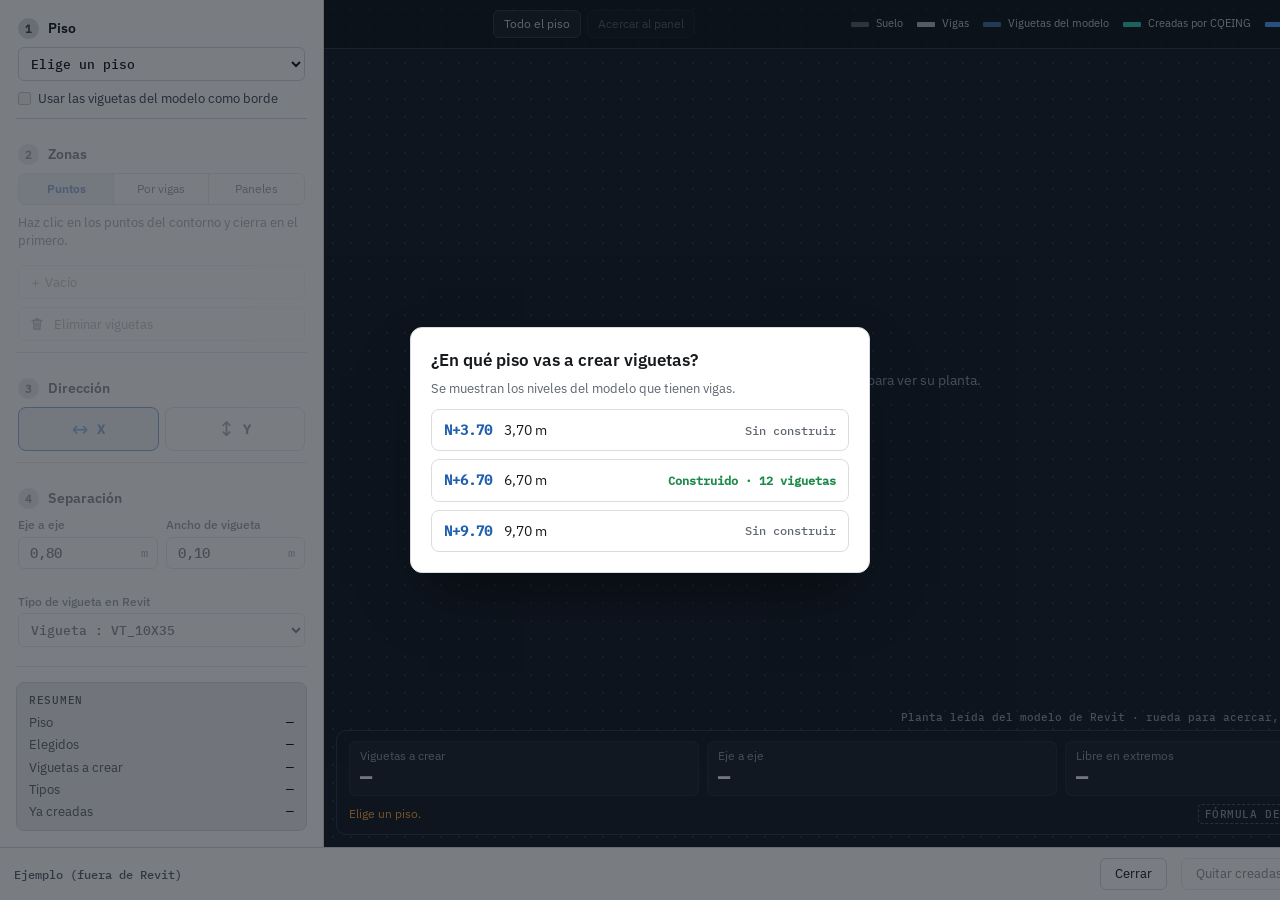
<file: addins/crear-viguetas/web/index.html>
<!doctype html>
<html lang="es">
<head>
<meta charset="utf-8">
<title>Crear viguetas</title>
<link rel="stylesheet" href="fonts/fonts.css">
<!-- «Crear viguetas» (#947): la opción C de la maqueta aprobada (#945, #946), con la planta completa del piso. -->
<style>
:root{
  --sans:'IBM Plex Sans','Segoe UI',system-ui,sans-serif; --mono:'IBM Plex Mono',Consolas,monospace;
  --w-bg:#EEF0F2; --w-sf:#FFFFFF; --w-line:#D9DDE2; --w-ink:#16191D; --w-ink2:#3F4A57; --w-ink3:#5E6670; --w-acc:#1F5FAF; --w-acc-soft:#E6EEF8;
  --cv-bg:#121A24; --cv-dot:#223044; --cv-panel:#18222F; --cv-ink:#C3CDD8; --cv-ink2:#8C99A8; --cv-glass:rgba(18,26,36,.9); --cv-line:#2B394B;
  --viga:#AEB7C1; --col:#E4E8EC; --vigueta:#4D9BFF; --vigueta-ink:#A9CEFF; --existente:#3F6E9E; --creada:#2EC4B6; --rojo:#FF5B4F; --warn:#FFA53D; --ok:#3DD68C;
}
*{box-sizing:border-box}
html,body{margin:0;overflow:hidden}
*{overscroll-behavior:none}
body{width:1440px;height:900px;background:var(--w-bg);color:var(--w-ink);font:14px/1.45 var(--sans)}
button,select,input{font:inherit}
button:focus-visible,select:focus-visible,input:focus-visible{outline:2px solid var(--w-acc);outline-offset:1px}
button:disabled{cursor:not-allowed}

.app{display:grid;grid-template-columns:324px 1fr;grid-template-rows:1fr auto;height:900px}

/* barra lateral */
.side{background:var(--w-sf);border-right:1px solid var(--w-line);padding:16px;display:flex;flex-direction:column;justify-content:space-between;gap:6px;overflow:auto}
.sec{display:flex;flex-direction:column;gap:8px;padding:10px 2px 11px;border-bottom:1px solid var(--w-line)}
.sec:first-child{padding-top:2px}
.sec.off{opacity:.45;pointer-events:none}
.sh{display:flex;align-items:center;gap:9px;font-size:13.5px;font-weight:600}
.n{width:21px;height:21px;border-radius:50%;display:inline-grid;place-items:center;font:600 11px var(--mono);background:#DDE1E6;color:var(--w-ink2);flex:none}
.n.done{background:#E3F4EA;color:#1E8A4A;box-shadow:inset 0 0 0 1.5px #8FD0AA}
.n svg{width:11px;height:11px}
select.sel{height:34px;border:1px solid var(--w-line);border-radius:6px;background:var(--w-sf);color:var(--w-ink);padding:0 8px;width:100%;font:500 13px var(--mono)}
.chk{display:flex;align-items:center;gap:7px;font-size:12.5px;color:var(--w-ink2);cursor:pointer}
.chk input{accent-color:var(--w-acc);margin:0}
.info{font-size:12.5px;color:var(--w-ink3)}
.info b{color:var(--w-ink);font-family:var(--mono);font-weight:600}
.ib{display:flex;align-items:center;gap:9px;width:100%;height:34px;padding:0 10px;border-radius:6px;border:1px solid var(--w-line);background:var(--w-sf);color:var(--w-ink);cursor:pointer;font-size:12.5px;text-align:left}
.ib svg{width:16px;height:16px;flex:none}
.ib:hover:not(:disabled){border-color:#AEB6BF;background:#F7F9FB}
.ib.on{background:#FFE9E7;border-color:#E2564B;color:#A3261C;font-weight:600}
.ib:disabled{opacity:.45}
.ib .k{margin-left:auto;font:500 11px var(--mono)}
.modos{display:grid;grid-template-columns:1fr 1fr 1fr;border:1px solid var(--w-line);border-radius:7px;overflow:hidden}
.zonas{list-style:none;margin:0;padding:0;display:flex;flex-direction:column;gap:3px;font-size:12.5px;color:var(--w-ink3)}
.zonas li{display:flex;align-items:center;justify-content:space-between;gap:8px;padding:3px 4px 3px 8px;border-radius:5px;background:var(--w-bg)}
.zonas b{color:var(--w-ink);font-family:var(--mono);font-weight:600}
.zonas .sub{padding-left:12px}
.zonas .x{width:22px;height:22px;border:0;border-radius:4px;background:transparent;color:var(--w-ink3);cursor:pointer;font-size:15px;line-height:1}
.zonas .x:hover{background:#FFE9E7;color:#A3261C}
.ib.vac{background:#FFF3E3;border-color:#E58A1F;color:#8A4B06;font-weight:600}
.modos button{height:30px;white-space:nowrap;font-size:11.5px!important;border:0;border-right:1px solid var(--w-line);background:var(--w-sf);color:var(--w-ink2);cursor:pointer;font-size:12px;padding:0 4px}
.modos button:last-child{border-right:0}
.modos button[aria-pressed="true"]{background:var(--w-acc-soft);color:var(--w-acc);font-weight:600}
.modos.dos{grid-template-columns:1.2fr 1fr}
.info.tip{font-size:11.5px}
.info.tip b{font-family:var(--sans);font-weight:600;color:var(--w-ink2)}
.dirs{display:grid;grid-template-columns:1fr 1fr;gap:6px}
.dirbtn{display:flex;align-items:center;justify-content:center;gap:8px;height:44px;border:1.5px solid var(--w-line);border-radius:8px;background:var(--w-sf);color:var(--w-ink2);cursor:pointer}
.dirbtn .arr{font-size:20px;line-height:1;color:var(--w-ink3)}
.dirbtn b{font:600 13px var(--mono)}
.dirbtn[aria-pressed="true"]{border-color:var(--w-acc);background:var(--w-acc-soft);color:var(--w-acc)}
.dirbtn[aria-pressed="true"] .arr{color:#2B7BE4}
.campos{display:grid;grid-template-columns:1fr 1fr;gap:8px}
.fld{display:flex;flex-direction:column;gap:3px}
.fl{font-size:11.5px;color:var(--w-ink2);font-weight:500}
.inp{display:flex;align-items:center;height:32px;border:1px solid var(--w-line);border-radius:6px;background:var(--w-sf);padding:0 9px;gap:5px}
.inp:focus-within{border-color:var(--w-acc);box-shadow:0 0 0 3px var(--w-acc-soft)}
.inp input{border:0;outline:0;width:100%;min-width:0;background:transparent;color:var(--w-ink);font:500 14px var(--mono)}
.inp em{font:normal 12px var(--mono);color:var(--w-ink3)}
.fld.bad .inp{border-color:#E07A0B;box-shadow:0 0 0 3px #FDEBD5}
.err{font-size:11px;color:#B45F06;min-height:14px}
.sum{background:var(--w-bg);border:1px solid var(--w-line);border-radius:8px;padding:10px 12px;display:flex;flex-direction:column;gap:6px}
.sum-h{font:500 10.5px var(--mono);letter-spacing:.07em;text-transform:uppercase;color:var(--w-ink3)}
.sum dl{margin:0;display:grid;grid-template-columns:auto 1fr;gap:4px 10px;font-size:12.5px}
.sum dt{color:var(--w-ink3)}
.sum dd{margin:0;text-align:right;font:500 12.5px var(--mono)}

/* lienzo */
.cv{position:relative;background:var(--cv-bg);background-image:radial-gradient(var(--cv-dot) 1px,transparent 1.2px);background-size:18px 18px;display:flex;flex-direction:column;min-width:0;min-height:0}
.cvbar{display:flex;align-items:center;justify-content:space-between;gap:10px 14px;flex-wrap:wrap;padding:10px 12px;border-bottom:1px solid var(--cv-line);background:rgba(8,13,19,.55)}
.chips,.leg,.tools{display:flex;gap:6px;flex-wrap:wrap;align-items:center}
.leg{gap:4px 14px;font-size:11px;color:var(--cv-ink)}
.leg span{display:inline-flex;align-items:center;gap:7px}
.sw{width:18px;height:5px;border-radius:1px;display:inline-block}
.cchip{display:inline-flex;align-items:center;gap:6px;height:26px;padding:0 10px;border-radius:13px;font-size:12px;font-weight:500;background:var(--cv-glass);border:1px solid var(--cv-line);color:var(--cv-ink);white-space:nowrap}
.cchip i{width:8px;height:8px;border-radius:50%;background:currentColor}
.cchip.ok{color:var(--ok);border-color:rgba(61,214,140,.35)}
.cchip.warn{color:var(--warn);border-color:rgba(255,165,61,.4)}
.cchip.mono{font-family:var(--mono)}
.tb{height:28px;padding:0 10px;border-radius:6px;border:1px solid var(--cv-line);background:rgba(255,255,255,.05);color:var(--cv-ink);cursor:pointer;font-size:12px}
.tb:hover:not(:disabled){background:rgba(255,255,255,.1)}
.tb:disabled{opacity:.4}
.msg{display:flex;justify-content:center;padding:10px 12px 0}
.msg:empty{display:none}
.banner{display:flex;align-items:center;gap:10px;background:#2A1715;border:1px solid rgba(255,91,79,.55);color:#FFD9D5;border-radius:8px;padding:7px 8px 7px 12px;font-size:12.5px}
.banner.hint{background:#18263A;border-color:rgba(77,155,255,.5);color:#D6E7FF}
.bb{height:26px;padding:0 10px;border-radius:5px;border:1px solid rgba(255,255,255,.25);background:rgba(255,255,255,.08);color:#fff;cursor:pointer;font-size:12px}
.bb:disabled{opacity:.4}
.bb.solid{background:var(--rojo);border-color:var(--rojo)}
.bb.azul{background:var(--vigueta);border-color:var(--vigueta);font-weight:600}
.pv{flex:1;min-height:0;position:relative;cursor:grab}
.pv.arrastre{cursor:grabbing}
.pv svg{width:100%;height:100%;display:block}
.pv text{font-family:var(--mono);fill:var(--cv-ink)}
.vacio{position:absolute;inset:0;display:grid;place-items:center;color:var(--cv-ink2);font-size:14px;pointer-events:none}
[hidden]{display:none!important}
.src{font:500 10.5px var(--mono);color:var(--cv-ink2);text-align:right;padding:0 14px 6px}
.cvfoot{padding:0 12px 12px}
.mt{background:var(--cv-glass);border:1px solid var(--cv-line);border-radius:10px;padding:10px 12px;display:flex;flex-direction:column;gap:8px}
.mt-row{display:grid;grid-template-columns:repeat(3,1fr);gap:8px}
.m{display:flex;flex-direction:column;padding:6px 10px;border-radius:7px;background:rgba(255,255,255,.04);border:1px solid rgba(255,255,255,.05)}
.m-l{font-size:11.5px;color:var(--cv-ink2)}
.m-v{font:600 19px var(--mono);color:#F2F5F8}
.mt-foot{display:flex;flex-wrap:wrap;gap:6px 10px;align-items:center;justify-content:space-between}
.tipos{display:flex;flex-wrap:wrap;gap:6px}
.tc{font:500 11.5px var(--mono);color:var(--vigueta-ink);background:rgba(77,155,255,.13);border-radius:4px;padding:2px 7px}
.tc.del{color:#FF9A92;background:rgba(255,91,79,.12)}
.tag{font:500 10.5px var(--mono);letter-spacing:.05em;text-transform:uppercase;color:var(--cv-ink2);border:1px dashed #4A586A;border-radius:4px;padding:2px 6px;cursor:help}
.msg-warn{font-size:12px;color:var(--warn)}

/* SVG */
.pn{fill:var(--cv-panel);stroke:#2F3E52;cursor:pointer}
.pn:hover{fill:#1F2D3E}
.pn.con{fill:#163033}
.pn.sel{fill:#1A2B22;stroke:var(--ok);stroke-width:2}
.editando .pn{cursor:default}
.pn.mudo{cursor:inherit}
.pn.mudo:hover{fill:var(--cv-panel)}
.pn.mudo.con:hover{fill:#163033}
.zona{fill-rule:evenodd;cursor:inherit}
.suelo{fill:#E8EEF4;fill-opacity:.11;fill-rule:evenodd;stroke:#E8EEF4;stroke-opacity:.35;stroke-width:1;pointer-events:none}
.zeje{fill:none;stroke:var(--ok);stroke-width:1;stroke-dasharray:6 4;pointer-events:none}
.hueco{fill:rgba(18,26,36,.6);stroke:#FF8C83;stroke-width:1.5;stroke-dasharray:5 3;pointer-events:none}
/* Decisión 30: con «＋ Vacío» el clic llega al panel aunque encima estén el perímetro verde o las viguetas. */
.vaciando .pn.sel:not([data-panel]),.vaciando .vg,.vaciando .existente,.vaciando .creada{pointer-events:none}
.trazo{fill:none;stroke:var(--warn);stroke-width:2.5;pointer-events:none}
.trazo.cierre{stroke-dasharray:6 5;stroke-width:1.5}
.trazo.vac{stroke:#FF8C83}
.trazo.vol{stroke:#3FD6E0;stroke-dasharray:6 5}
/* Puntos (decisión 9): un color por tipo, borde oscuro para que se lean sobre las vigas claras. */
.pto{stroke:#0B1118;stroke-width:1.2;cursor:pointer}
.t-columna{--pt:#F2F5F8}
.t-cruce{--pt:#FFC233}
.t-viga{--pt:#FF7A45}
.t-vigueta{--pt:#3FD6E0}
.t-suelo{--pt:#C59BFF}
.pto{fill:var(--pt)}
.pt-sw{background:var(--pt)}
.pto:hover{stroke:#fff;stroke-width:2.5}
.pto.tr{stroke:var(--warn);stroke-width:2.5}
.pto.primero{fill:var(--ok);stroke:#fff;stroke-width:2}
.leyenda-pt{display:flex;flex-wrap:wrap;gap:4px 12px;font-size:11.5px;color:var(--w-ink3)}
.leyenda-pt span{display:inline-flex;align-items:center;gap:5px}
.pt-sw{width:9px;height:9px;border-radius:50%;display:inline-block;box-shadow:0 0 0 1.2px #0B1118}
.vb{fill:#8FC1FF}
.banner.vac{border-color:rgba(255,140,131,.6)}
.viga{fill:var(--viga)}
.existente{fill:var(--existente)}
.creada{fill:var(--creada)}
.colm{fill:var(--col)}
.vg{fill:var(--vigueta)}
.editando .vg{cursor:pointer}
.editando .vg:hover{fill:#FF8C83}
.ghost{fill:transparent;stroke:#FF8C83;stroke-dasharray:5 4}
.ghost.corte{fill:rgba(18,26,36,.85);stroke-width:1.5}
.editando .ghost{cursor:pointer}
.editando .quitable{cursor:pointer}
.elegible{cursor:pointer}
.elegible:hover{fill:#FFC877}
.borde{fill:var(--warn)!important}
.editando .quitable:hover{fill:#FF8C83}
.lbl{font-weight:600;fill:#E7ECF1!important;pointer-events:none}
.lbl2{fill:var(--cv-ink2)!important;pointer-events:none}
.vt{fill:var(--vigueta-ink)!important;font-weight:600;pointer-events:none}
.dim line{stroke:var(--cv-ink2)}
.dim.eje line{stroke:#6FB0FF}
.dim.eje text{fill:var(--vigueta-ink)!important}
.dim.tot text{font-weight:600;fill:#F2F5F8!important}
.halo{paint-order:stroke;stroke:var(--cv-bg);stroke-linejoin:round}

/* pie */
.foot{grid-column:1/3;display:flex;align-items:center;gap:10px 14px;padding:10px 14px;background:var(--w-sf);border-top:1px solid var(--w-line)}
.doc{font:500 12px var(--mono);color:var(--w-ink3)}
.sp{flex:1}
.btn{display:inline-flex;align-items:center;gap:7px;height:32px;padding:0 14px;border-radius:6px;border:1px solid var(--w-line);background:var(--w-sf);color:var(--w-ink);cursor:pointer;font-size:13px}
.btn:hover:not(:disabled){border-color:#AEB6BF}
.btn.pri{background:var(--w-acc);border-color:var(--w-acc);color:#fff;font-weight:500}
.btn.pri:hover:not(:disabled){background:#194F93}
.btn:disabled{opacity:.45}

/* primera entrada y avisos */
.modal{position:fixed;inset:0;background:rgba(12,18,26,.55);display:grid;place-items:center;z-index:5}
.modal[hidden]{display:none}
.mcard{background:var(--w-sf);border-radius:12px;border:1px solid var(--w-line);box-shadow:0 30px 60px -20px rgba(0,0,0,.55);width:460px;max-height:720px;padding:20px;display:flex;flex-direction:column;gap:12px}
.mcard h2{margin:0;font-size:17px;font-weight:600}
.mcard p{margin:-6px 0 0;color:var(--w-ink3);font-size:12.5px}
.pisos{display:flex;flex-direction:column;gap:8px;overflow:auto}
.piso{display:grid;grid-template-columns:auto 1fr auto;align-items:center;gap:12px;padding:10px 12px;border:1px solid var(--w-line);border-radius:8px;background:var(--w-sf);cursor:pointer;text-align:left;color:var(--w-ink)}
.piso:hover{border-color:var(--w-acc);background:var(--w-acc-soft)}
.piso .lv{font:600 14px var(--mono);color:var(--w-acc)}
.piso .pc{font:500 11.5px var(--mono);color:var(--w-ink3)}
.piso .hecho{color:#1E8A4A;font-weight:600}
.piso.marca{grid-template-columns:auto auto 1fr auto}
.piso.marca input{accent-color:var(--w-acc);margin:0}
.acc{display:flex;justify-content:flex-end;gap:8px}
.toast{position:fixed;left:50%;bottom:70px;transform:translate(-50%,8px);background:#0B1118;border:1px solid #2B394B;color:#fff;font-size:13px;padding:9px 16px;border-radius:6px;opacity:0;transition:opacity .2s,transform .2s;pointer-events:none;max-width:900px;text-align:center;z-index:6}
.toast.bien{border-color:rgba(61,214,140,.5)}
.toast.show{opacity:1;transform:translate(-50%,0)}
</style>
</head>
<body>
<div class="app">
  <aside class="side" id="side"></aside>
  <main class="cv">
    <div class="cvbar">
      <div class="chips" id="chips"></div>
      <div class="tools">
        <button class="tb" id="b-todo" title="Ver todo el piso">Todo el piso</button>
        <button class="tb" id="b-panel" title="Acercar al panel elegido" disabled>Acercar al panel</button>
      </div>
      <div class="leg">
        <span><i class="sw" style="background:#E8EEF4;opacity:.35"></i>Suelo</span>
        <span><i class="sw" style="background:var(--viga)"></i>Vigas</span>
        <span><i class="sw" style="background:var(--existente)"></i>Viguetas del modelo</span>
        <span><i class="sw" style="background:var(--creada)"></i>Creadas por CQEING</span>
        <span><i class="sw" style="background:var(--vigueta)"></i>Propuesta</span>
        <span><i class="sw" style="border-top:2px dashed #FF8C83;height:0"></i>Eliminada</span>
      </div>
    </div>
    <div class="msg" id="msg"></div>
    <div class="pv" id="pv"><div class="vacio" id="vacio">Elige un piso para ver su planta.</div></div>
    <div class="src">Planta leída del modelo de Revit · rueda para acercar, arrastrar para mover</div>
    <div class="cvfoot"><div class="mt" id="mt"></div></div>
  </main>
  <footer class="foot">
    <span class="doc" id="doc"></span><span class="sp"></span>
    <button class="btn" id="b-cerrar">Cerrar</button>
    <button class="btn" id="b-quitar" disabled>Quitar creadas del panel</button>
    <button class="btn pri" id="b-crear" disabled>Crear viguetas</button>
  </footer>
</div>
<div class="modal" id="modal" hidden><div class="mcard" role="dialog" aria-modal="true" aria-labelledby="m-t">
  <h2 id="m-t">¿En qué piso vas a crear viguetas?</h2>
  <p>Se muestran los niveles del modelo que tienen vigas.</p>
  <div class="pisos" id="m-pisos"></div>
</div></div>
<div class="modal" id="m-crear" hidden><div class="mcard" role="dialog" aria-modal="true" aria-labelledby="mc-t">
  <h2 id="mc-t">¿En qué pisos quieres crear esto?</h2>
  <p>En cada piso marcado se repite lo que hiciste en esta planta: viguetas, vacíos y recortes.</p>
  <label class="chk"><input type="checkbox" id="mc-todos">Todos los pisos</label>
  <div class="pisos" id="mc-pisos"></div>
  <div class="acc"><button class="btn" id="mc-cancelar">Cancelar</button><button class="btn pri" id="mc-crear">Crear</button></div>
</div></div>
<div class="toast" id="toast" role="status" aria-live="polite"></div>
<!-- Fuera de Revit, viguetas.js carga viguetas-demo.js con un piso de ejemplo. -->
<script src="viguetas.js"></script>
</body>
</html>
</file>
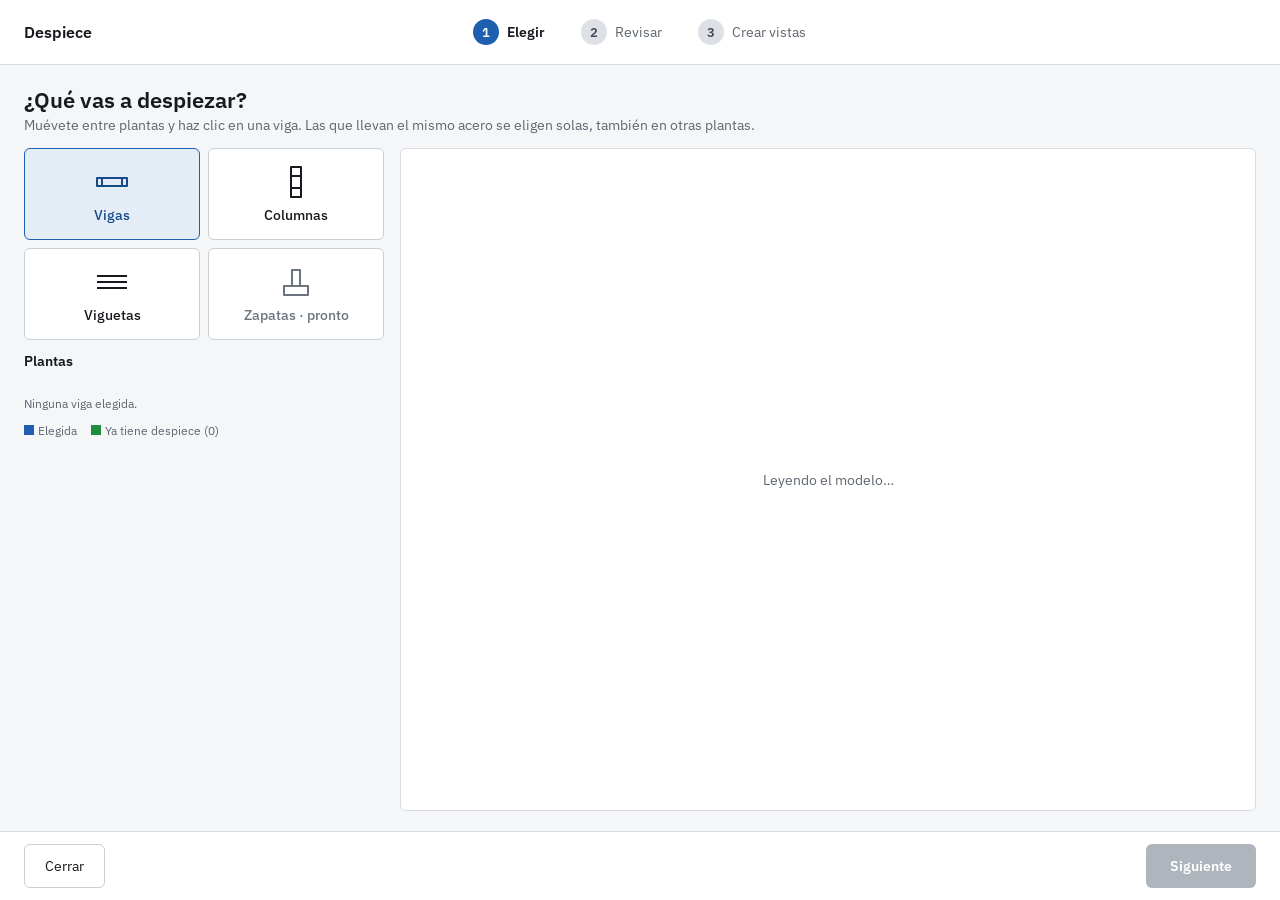
<file: addins/despiece/web/index.html>
<!doctype html>
<html lang="es">
<head>
<meta charset="utf-8">
<title>Despiece</title>
<link rel="stylesheet" href="fonts/fonts.css">
<style>
body{margin:0}
/* Página fija, como el tablero de vigas: solo las listas con scroll propio se mueven, y sin rebote. */
html,body{overflow:hidden}
*{overscroll-behavior:none}
a{color:#1F5FAF}a:hover{color:#174A8A}
button:focus-visible,select:focus-visible{outline:2px solid #1F5FAF;outline-offset:1px}
button:disabled{cursor:not-allowed}
</style>
</head>
<body>
<div id="app"></div>
<script src="vendor/htm-preact-standalone.umd.js"></script>
<script src="vendor/three.min.js"></script>
<script src="vendor/OrbitControls.js"></script>
<script src="pasos.js"></script>
</body>
</html>
</file>
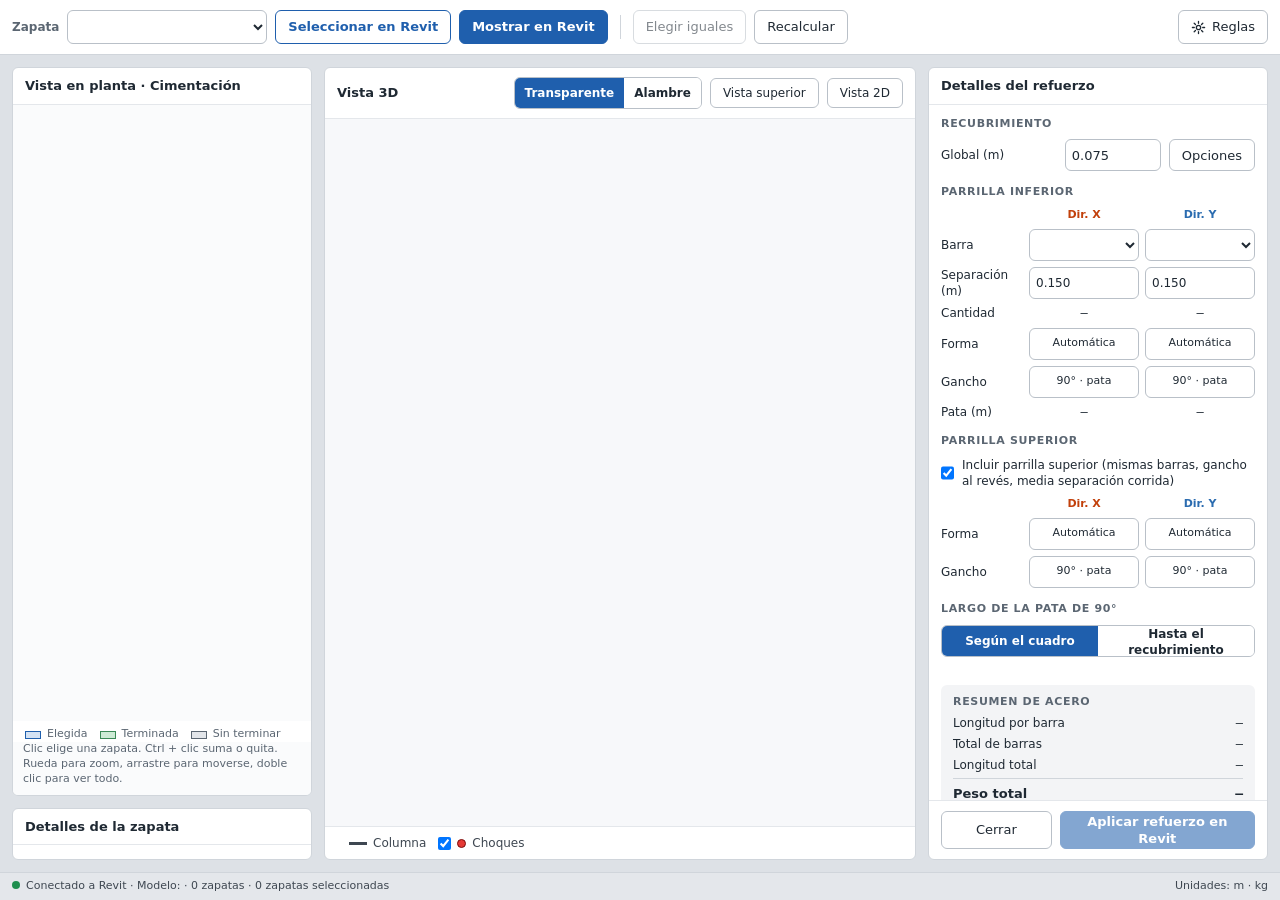
<file: addins/acero-zapatas/Tablero/web/index.html>
<!doctype html>
<html lang="es">
<head>
<meta charset="utf-8">
<title>Acero en zapatas</title>
<!-- Tablero de zapatas (#252): la maqueta aprobada (#246), con los cambios de Juan Felipe del 04-nov (decisiones 7 y 8 del plan de #247). -->
<style>
:root{--ink:#1F2933;--ink2:#3E4751;--ink3:#5B6672;--line:#D0D5DB;--line2:#E4E7EB;--campo:#B9C0C8;--azul:#1F5FAD;--azul2:#174A87;--x:#C2410C;--y:#2B6CB0;--x2:#E07A44;--y2:#5B9BD5;--bien:#1E8E4E;--mal:#B42318;--amarillo:#8A5A00;--fondoAm:#FFF6DD}
*{box-sizing:border-box}
html,body{height:100%;margin:0}
body{background:#DDE1E6;font:13px/1.35 'Segoe UI',system-ui,sans-serif;color:var(--ink);display:flex;flex-direction:column;overflow:hidden}
button,select,input{font:inherit;color:inherit}
button{cursor:pointer}
button:disabled{cursor:not-allowed;opacity:.55}
button:focus-visible,input:focus-visible,select:focus-visible{outline:2px solid var(--azul);outline-offset:2px}
h2{margin:0;font-size:13px;font-weight:600}
h3{margin:0;font-size:11px;font-weight:700;letter-spacing:.06em;text-transform:uppercase;color:var(--ink3)}
.mono{font-family:Consolas,monospace}
.barra{display:flex;flex-wrap:wrap;align-items:center;gap:8px;padding:10px 12px;background:#fff;border-bottom:1px solid var(--line)}
.btn{height:34px;padding:0 12px;border:1px solid var(--campo);border-radius:6px;background:#fff;font-weight:500}
.btn.azul{background:var(--azul);border-color:var(--azul);color:#fff;font-weight:600}
.btn.borde{border-color:var(--azul);color:var(--azul);font-weight:600}
.sep{width:1px;height:24px;background:var(--line);margin:0 4px}
select,input[type=number]{height:32px;padding:0 6px;border:1px solid var(--campo);border-radius:6px;background:#fff;width:100%;min-width:0}
#cuerpo{flex:1;min-height:0;display:grid;grid-template-columns:300px minmax(420px,1fr) 340px;gap:12px;padding:12px}
.panel{background:#fff;border:1px solid var(--line);border-radius:6px;overflow:hidden;display:flex;flex-direction:column;min-height:0}
.titulo{display:flex;align-items:center;justify-content:space-between;gap:8px;padding:9px 12px;border-bottom:1px solid var(--line2);flex-wrap:wrap}
.col{display:flex;flex-direction:column;gap:12px;min-height:0}
#planta{padding:8px;background:#FAFBFC;flex:1;min-height:180px;overflow:hidden;touch-action:none;cursor:grab}
#planta svg{width:100%;height:100%;display:block}
.leyendaPlanta{display:flex;flex-wrap:wrap;gap:12px;padding:6px 12px 0;font-size:11px;color:var(--ink3)}
.leyendaPlanta span{display:flex;align-items:center;gap:6px}
.leyendaPlanta i{width:16px;height:8px;border:1px solid;box-sizing:border-box}
.palomita{display:flex;align-items:center;gap:5px;height:22px;padding:0 4px;border:0;border-radius:11px;background:transparent;font:inherit;font-size:11px;font-weight:600;color:#3B8A57;cursor:pointer}
.palomita .circulo{width:16px;height:16px;box-sizing:border-box;border-radius:50%;border:1.5px solid #B5BCC4;display:grid;place-items:center;transition:background 120ms ease-out,border-color 120ms ease-out}
.palomita .circulo svg{visibility:hidden}
.palomita[aria-pressed="true"] .circulo{background:#3B8A57;border-color:#3B8A57}
.palomita[aria-pressed="true"] .circulo svg{visibility:visible}
.nota{margin:0;padding:0 10px 8px;font-size:11px;color:var(--ink3);background:#FAFBFC}
dl{margin:0;padding:4px 12px 10px;display:grid;grid-template-columns:auto 1fr;column-gap:8px;overflow:auto}
dt,dd{padding:5px 0;border-bottom:1px solid #EEF0F3;margin:0}
dt{color:var(--ink3)}
dd{text-align:right;font-weight:500}
#vista{position:relative;flex:1;min-height:0;background:#F7F8FA;overflow:hidden;cursor:grab;touch-action:none}
#vista:active{cursor:grabbing}
#svg3d{width:100%;height:100%;display:block}
.grupo{display:flex;border:1px solid var(--campo);border-radius:6px;overflow:hidden}
.grupo button{height:30px;padding:0 10px;border:0;background:#fff;font-size:12px;font-weight:600}
.grupo button[aria-pressed=true],.btn[aria-pressed=true]{background:var(--azul);color:#fff}
#emergente{position:absolute;top:12px;right:12px;width:340px;max-width:calc(100% - 24px);background:#fff;border:1px solid var(--campo);border-radius:8px;box-shadow:0 8px 24px rgba(31,41,51,.18);cursor:default}
#emergente header{display:flex;cursor:move;user-select:none;align-items:center;justify-content:space-between;padding:4px 4px 4px 12px;background:#EEF0F3;border-bottom:1px solid var(--line);font-size:12px;font-weight:600;border-radius:8px 8px 0 0}
#emergente svg{width:100%;display:block}
#emergente footer{display:flex;justify-content:space-between;gap:8px;padding:4px 12px 8px;font-size:11px;color:var(--ink3)}
.x{width:32px;height:26px;border:0;background:transparent;font-size:14px}
.leyenda{display:flex;flex-wrap:wrap;gap:12px;padding:8px 12px;border-top:1px solid var(--line2);font-size:12px;color:var(--ink2)}
.leyenda i{display:inline-block;width:18px;height:3px;margin-right:6px;vertical-align:middle}
.leyenda .punto{display:inline-block;width:9px;height:9px;border-radius:50%;background:#E53935;border:1px solid #7A0E0E}
#diametros{display:flex;flex-wrap:wrap;gap:12px}
/* Encima de la vista, sin cambiar su tamaño: si ocupara una línea, el punto se correría y parpadearía (H17). */
#textoChoque{position:absolute;left:12px;bottom:12px;max-width:calc(100% - 24px);padding:6px 10px;background:#fff;border:1px solid var(--campo);border-radius:6px;box-shadow:0 4px 12px rgba(31,41,51,.15);font-size:12px;color:var(--mal);pointer-events:none}
.aviso-reglas{display:flex;flex-direction:column;gap:8px;padding:10px 12px;border:1px solid #E8C88F;border-radius:6px;background:#FDF6EA;font-size:12px}
.candado{padding:6px 10px;border-radius:6px;background:#EEF0F3}
.candado.abierto{background:#FDF6EA}
.reglas-campos{display:grid;grid-template-columns:minmax(0,1fr) 150px 28px;gap:8px;align-items:center;font-size:12px;max-width:460px}
.reglas-campos input,.reglas-tabla input{height:30px;padding:0 6px;border:1px solid var(--campo);border-radius:5px;font-family:Consolas,monospace;font-size:12px;width:100%;min-width:0}
.reglas-campos input:disabled,.reglas-tabla input:disabled{background:#F3F4F6;color:var(--ink2)}
.reglas-campos span{color:var(--ink3)}
.reglas-campos .grupo button{white-space:nowrap}
.reglas-tabla{display:grid;grid-template-columns:40px repeat(5,minmax(0,1fr));gap:5px;align-items:center;font-size:12px;max-width:640px}
.reglas-tabla .cab{font-size:11px;color:var(--ink3)}
#refuerzo{padding:12px;display:flex;flex-direction:column;gap:14px;overflow:auto;flex:1}
.seccion{display:flex;flex-direction:column;gap:8px}
.tabla{display:grid;grid-template-columns:82px minmax(0,1fr) minmax(0,1fr);gap:6px;align-items:center;font-size:12px}
.tabla .cab{font-size:11px;font-weight:700;text-align:center}
.tabla .val{text-align:center;font-family:Consolas,monospace}
.elige{height:32px;width:100%;padding:0 4px;border:1px solid var(--campo);border-radius:6px;background:#fff;font-size:11px;overflow:hidden;white-space:nowrap;text-overflow:ellipsis}
.elige:disabled{background:#F3F4F6;color:var(--ink3)}
.fila{display:flex;align-items:center;gap:8px}
.fila label{flex:1;font-size:12px}
.fila input[type=number]{width:96px;flex:none}
.resumen{background:#F3F4F6;border-radius:6px;padding:10px 12px;display:flex;flex-direction:column;gap:5px;font-size:12px}
.resumen div{display:flex;justify-content:space-between}
.resumen .tot{font-size:13px;font-weight:700;padding-top:6px;border-top:1px solid var(--line)}
#avisos{display:flex;flex-direction:column;gap:6px;font-size:12px}
#avisos div{padding:6px 8px;border-radius:6px;background:var(--fondoAm);color:var(--amarillo)}
#avisos div.mal{background:#FDECEA;color:var(--mal)}
.pie{display:flex;gap:8px;padding:10px 12px;border-top:1px solid var(--line2)}
.pie .btn{height:38px;flex:1}
.pie .btn.azul{flex:2}
#estado{display:flex;flex-wrap:wrap;justify-content:space-between;gap:8px;padding:6px 12px;background:#E4E7EB;border-top:1px solid var(--line);font-size:11px;color:var(--ink2)}
#estado i{display:inline-block;width:8px;height:8px;border-radius:50%;background:var(--bien);margin-right:6px}
#toast{position:fixed;left:50%;bottom:44px;transform:translateX(-50%);max-width:70%;background:#2B3138;color:#F3F4F6;padding:10px 14px;border-radius:6px;font-size:12px;box-shadow:0 8px 24px rgba(31,41,51,.3);z-index:30}
#toast.mal{background:var(--mal)}
#toast.bien{background:var(--bien)}
.modal{position:fixed;inset:0;background:rgba(31,41,51,.45);display:flex;align-items:center;justify-content:center;z-index:20}
.caja{background:#fff;border-radius:8px;width:min(860px,92vw);max-height:86vh;display:flex;flex-direction:column;box-shadow:0 12px 32px rgba(31,41,51,.3)}
.caja.chica{width:min(440px,92vw)}
.caja header{display:flex;align-items:center;justify-content:space-between;gap:8px;padding:10px 14px;border-bottom:1px solid var(--line2);flex-wrap:wrap}
.caja .contenido{padding:12px 14px;overflow:auto}
.caja footer{display:flex;justify-content:flex-end;gap:8px;padding:10px 14px;border-top:1px solid var(--line2)}
.rejilla{display:grid;grid-template-columns:repeat(auto-fill,minmax(112px,1fr));gap:8px}
.ficha{display:flex;flex-direction:column;align-items:center;gap:4px;padding:8px 6px;border:1px solid var(--line);border-radius:6px;background:#fff;font-size:11px;min-height:96px}
.ficha svg{width:90px;height:54px}
.ficha.tenue{opacity:.55}
.ficha[aria-pressed=true]{border:2px solid var(--azul);background:#E6EEF8;opacity:1}
.ficha small{color:var(--ink3)}
[hidden]{display:none!important}
@media (max-width:1100px){#cuerpo{grid-template-columns:260px minmax(320px,1fr) 300px}}
</style>
</head>
<body>
<div class="barra">
  <label for="sel" style="font-size:12px;font-weight:600;color:var(--ink3)">Zapata</label>
  <select id="sel" style="width:auto;min-width:200px;height:34px"></select>
  <button class="btn borde" id="bSeleccionar">Seleccionar en Revit</button>
  <button class="btn azul" id="bMostrar">Mostrar en Revit</button>
  <span class="sep"></span>
  <button class="btn" id="bIguales">Elegir iguales</button>
  <button class="btn" id="bRecalcular">Recalcular</button>
  <span style="flex:1"></span>
  <button class="btn" id="bReglas" style="display:flex;align-items:center;gap:6px">
    <svg width="15" height="15" viewBox="0 0 16 16" aria-hidden="true"><circle cx="8" cy="8" r="2.3" stroke="currentColor" stroke-width="1.4" fill="none"></circle><path d="M8 1.5v2M8 12.5v2M1.5 8h2M12.5 8h2M3.4 3.4l1.4 1.4M11.2 11.2l1.4 1.4M3.4 12.6l1.4-1.4M11.2 4.8l1.4-1.4" stroke="currentColor" stroke-width="1.4" stroke-linecap="round"></path></svg>
    Reglas
  </button>
</div>

<div id="cuerpo">
  <div class="col">
    <section class="panel" style="flex:1">
      <div class="titulo"><h2>Vista en planta · Cimentación</h2><span class="mono" id="cota" style="font-size:11px;color:var(--ink3)"></span></div>
      <div id="planta"></div>
      <div class="leyendaPlanta">
        <span><i style="background:#D3E2F4;border-color:#1F5FAD"></i>Elegida</span>
        <span><i style="background:#CDEBD5;border-color:#3B8A57"></i>Terminada</span>
        <span><i style="background:#E2E5E9;border-color:#5B6672"></i>Sin terminar</span>
      </div>
      <p class="nota" id="notaPlanta">Clic elige una zapata. Ctrl + clic suma o quita. Rueda para zoom, arrastre para moverse, doble clic para ver todo.</p>
    </section>
    <section class="panel" style="max-height:48%">
      <div class="titulo"><h2>Detalles de la zapata</h2>
        <button type="button" id="bTerminada" class="palomita" aria-pressed="false" title="Marcar como terminada" hidden><span class="circulo"><svg width="9" height="9" viewBox="0 0 10 10" aria-hidden="true"><path d="M1.5 5.2l2.2 2.2L8.5 2.6" stroke="#FFFFFF" stroke-width="1.7" fill="none" stroke-linecap="round" stroke-linejoin="round"/></svg></span><span id="txtTerminada"></span></button>
      </div>
      <dl id="detalles"></dl>
    </section>
  </div>

  <section class="panel">
    <div class="titulo">
      <h2 id="titulo3d">Vista 3D</h2>
      <div style="display:flex;flex-wrap:wrap;align-items:center;gap:8px">
        <div class="grupo" id="modos">
          <button data-modo="transparente" aria-pressed="true">Transparente</button>
          <button data-modo="alambre" aria-pressed="false">Alambre</button>
        </div>
        <button class="btn" style="height:30px;font-size:12px" id="bArriba">Vista superior</button>
        <button class="btn" style="height:30px;font-size:12px" id="b2d" aria-pressed="false">Vista 2D</button>
      </div>
    </div>
    <div id="vista">
      <svg id="svg3d" role="img" aria-label="Vista 3D de la zapata y su acero"></svg>
      <div id="emergente" hidden>
        <header><span id="titulo2d">Sección A-A</span><button class="x" id="c2d" aria-label="Cerrar vista 2D">×</button></header>
        <div id="sec2d"></div>
        <footer><span id="esc2d"></span><span id="gan2d"></span></footer>
      </div>
      <div id="textoChoque" hidden></div>
    </div>
    <div class="leyenda">
      <span id="diametros"></span>
      <span><i style="background:var(--ink2)"></i>Columna</span>
      <label style="display:flex;align-items:center;gap:6px"><input type="checkbox" id="capaChoques" checked style="margin:0"><b class="punto"></b>Choques</label>
    </div>
  </section>

  <section class="panel">
    <div class="titulo"><h2>Detalles del refuerzo</h2></div>
    <div id="refuerzo">
      <div class="seccion">
        <h3>Recubrimiento</h3>
        <div class="fila"><label for="recG">Global (m)</label><input id="recG" type="number" step="0.005" min="0"><button class="btn" style="height:32px" id="bOpciones">Opciones</button></div>
      </div>
      <div class="seccion">
        <h3>Parrilla inferior</h3>
        <div class="tabla">
          <span></span><span class="cab" style="color:var(--x)">Dir. X</span><span class="cab" style="color:var(--y)">Dir. Y</span>
          <span>Barra</span><select id="numX" aria-label="Barra dirección X"></select><select id="numY" aria-label="Barra dirección Y"></select>
          <span>Separación (m)</span><input id="sepX" type="number" step="0.01" min="0.01" aria-label="Separación dirección X"><input id="sepY" type="number" step="0.01" min="0.01" aria-label="Separación dirección Y">
          <span>Cantidad</span><span class="val" id="canX">–</span><span class="val" id="canY">–</span>
          <span>Forma</span><button class="elige" id="forX"></button><button class="elige" id="forY"></button>
          <span>Gancho</span><button class="elige" id="ganX"></button><button class="elige" id="ganY"></button>
          <span>Pata (m)</span><span class="val" id="patX">–</span><span class="val" id="patY">–</span>
        </div>
      </div>
      <div class="seccion">
        <h3>Parrilla superior</h3>
        <label class="fila" style="min-height:28px"><input type="checkbox" id="sup" style="width:16px;height:16px;margin:0"><span style="font-size:12px">Incluir parrilla superior (mismas barras, gancho al revés, media separación corrida)</span></label>
        <div class="tabla" id="tablaSup">
          <span></span><span class="cab" style="color:var(--x)">Dir. X</span><span class="cab" style="color:var(--y)">Dir. Y</span>
          <span>Forma</span><button class="elige" id="forSX"></button><button class="elige" id="forSY"></button>
          <span>Gancho</span><button class="elige" id="ganSX"></button><button class="elige" id="ganSY"></button>
        </div>
      </div>
      <div class="seccion">
        <h3>Largo de la pata de 90°</h3>
        <div class="grupo" id="largoPata">
          <button data-largo="Cuadro" aria-pressed="true" style="flex:1">Según el cuadro</button>
          <button data-largo="Recubrimiento" aria-pressed="false" style="flex:1">Hasta el recubrimiento</button>
        </div>
      </div>
      <div id="avisos"></div>
      <div class="resumen">
        <h3>Resumen de acero</h3>
        <div><span>Longitud por barra</span><span class="mono" id="rLon">–</span></div>
        <div><span>Total de barras</span><span class="mono" id="rBar">–</span></div>
        <div><span>Longitud total</span><span class="mono" id="rTot">–</span></div>
        <div class="tot"><span>Peso total</span><span class="mono" id="rKg">–</span></div>
      </div>
    </div>
    <div class="pie">
      <button class="btn" id="bCerrar">Cerrar</button>
      <button class="btn azul" id="bAplicar">Aplicar refuerzo en Revit</button>
    </div>
  </section>
</div>

<div id="estado"><span><i></i><span id="txtEstado">Leyendo el modelo…</span></span><span>Unidades: m · kg</span></div>
<div id="toast" role="status" hidden></div>

<div class="modal" id="mOpciones" hidden>
  <div class="caja chica" role="dialog" aria-modal="true" aria-labelledby="tOpc">
    <header><h2 id="tOpc">Recubrimiento por cara</h2><button class="x" data-cierra aria-label="Cerrar">×</button></header>
    <div class="contenido seccion">
      <div class="fila"><label for="recI">Abajo (m)</label><input id="recI" type="number" step="0.005" min="0"></div>
      <div class="fila"><label for="recL">Lados (m)</label><input id="recL" type="number" step="0.005" min="0"></div>
      <div class="fila"><label for="recS">Arriba (m)</label><input id="recS" type="number" step="0.005" min="0"></div>
    </div>
    <footer><button class="btn azul" data-cierra>Listo</button></footer>
  </div>
</div>

<div class="modal" id="mCatalogo" hidden>
  <div class="caja" role="dialog" aria-modal="true" aria-labelledby="tCat">
    <header><h2 id="tCat">Catálogo</h2>
      <button class="x" data-cierra aria-label="Cerrar">×</button></header>
    <p class="nota" id="notaCat" style="background:#fff;padding:8px 14px 0"></p>
    <div class="contenido"><div class="rejilla" id="rejilla"></div></div>
  </div>
</div>

<div class="modal" id="mConfirmar" hidden>
  <div class="caja chica" role="alertdialog" aria-modal="true" aria-labelledby="tCon">
    <header><h2 id="tCon">Antes de generar</h2></header>
    <div class="contenido" id="txtConfirmar"></div>
    <footer><button class="btn" data-cierra>Cancelar</button><button class="btn azul" id="bConfirmar">Generar</button></footer>
  </div>
</div>

<!-- Reglas generales: las mismas de vigas, en el mismo archivo (decisiones 38 y 38a del plan de 2026-11-05). -->
<div class="modal" id="mReglas" hidden>
  <div class="caja" role="dialog" aria-modal="true" aria-labelledby="tReg">
    <header><h2 id="tReg">Reglas generales</h2><button class="x" id="cReglas" aria-label="Cerrar">×</button></header>
    <div class="contenido seccion" style="gap:12px">
      <div id="avisoReglas" role="alert" class="aviso-reglas" hidden>
        <b>Hay cambios sin guardar en las reglas generales.</b>
        <div class="fila" style="flex-wrap:wrap">
          <button class="btn azul" id="rAvisoGuardar">Guardar y bloquear</button>
          <button class="btn" id="rAvisoDescartar">Descartar</button>
          <button class="btn" id="rAvisoSeguir" style="border:0;color:var(--azul)">Seguir editando</button>
        </div>
      </div>
      <div id="problemaReglas" class="aviso-reglas" hidden></div>
      <div class="fila candado" id="candado">
        <svg width="14" height="14" viewBox="0 0 14 14" aria-hidden="true"><rect x="2.5" y="6" width="9" height="6.5" rx="1.2" stroke="currentColor" stroke-width="1.3" fill="none"></rect><path id="arcoCandado" d="M4.5 6V4.5a2.5 2.5 0 0 1 5 0V6" stroke="currentColor" stroke-width="1.3" fill="none" stroke-linecap="round"></path></svg>
        <span id="txtCandado" style="flex:1;font-size:12px"></span>
        <button class="btn" id="bCandado" style="height:28px;border:0;background:transparent;color:var(--azul);font-weight:600"></button>
      </div>
      <div class="reglas-campos">
        <label for="rMult">Múltiplo de corte</label><input id="rMult" type="text"><span>m</span>
        <label for="rGap">Distancia libre entre barras</label><input id="rGap" type="text"><span>cm</span>
        <span>Varilla</span>
        <div class="grupo" id="rVarilla"><button data-v="6">6 m</button><button data-v="12">12 m</button></div><span></span>
        <span>Redondear ganchos</span>
        <div class="grupo" id="rRedondeo"><button data-v="0">No</button><button data-v="5">5 cm</button><button data-v="10">10 cm</button></div><span></span>
      </div>
      <div class="reglas-tabla" id="rTabla"></div>
      <p class="nota" style="padding:0;background:none">Gancho y estribo: largo total del gancho (curva + tramo recto), en m. En zapatas, el gancho de 90° es el largo de la pata «según el cuadro». Estas reglas valen para vigas y zapatas en este PC.</p>
    </div>
    <footer><button class="btn" id="rCerrar">Cerrar</button><button class="btn azul" id="rGuardar">Guardar y bloquear</button></footer>
  </div>
</div>

<div class="modal" id="mChoques" hidden>
  <div class="caja chica" role="alertdialog" aria-modal="true" aria-labelledby="tCho">
    <header><h2 id="tCho">Hay barras que chocan</h2></header>
    <div class="contenido" id="txtChoques"></div>
    <footer><button class="btn" data-cierra>Revisar</button><button class="btn azul" id="bForzar">Aplicar de todos modos</button></footer>
  </div>
</div>

<script src="zapatas.js"></script>
</body>
</html>
</file>
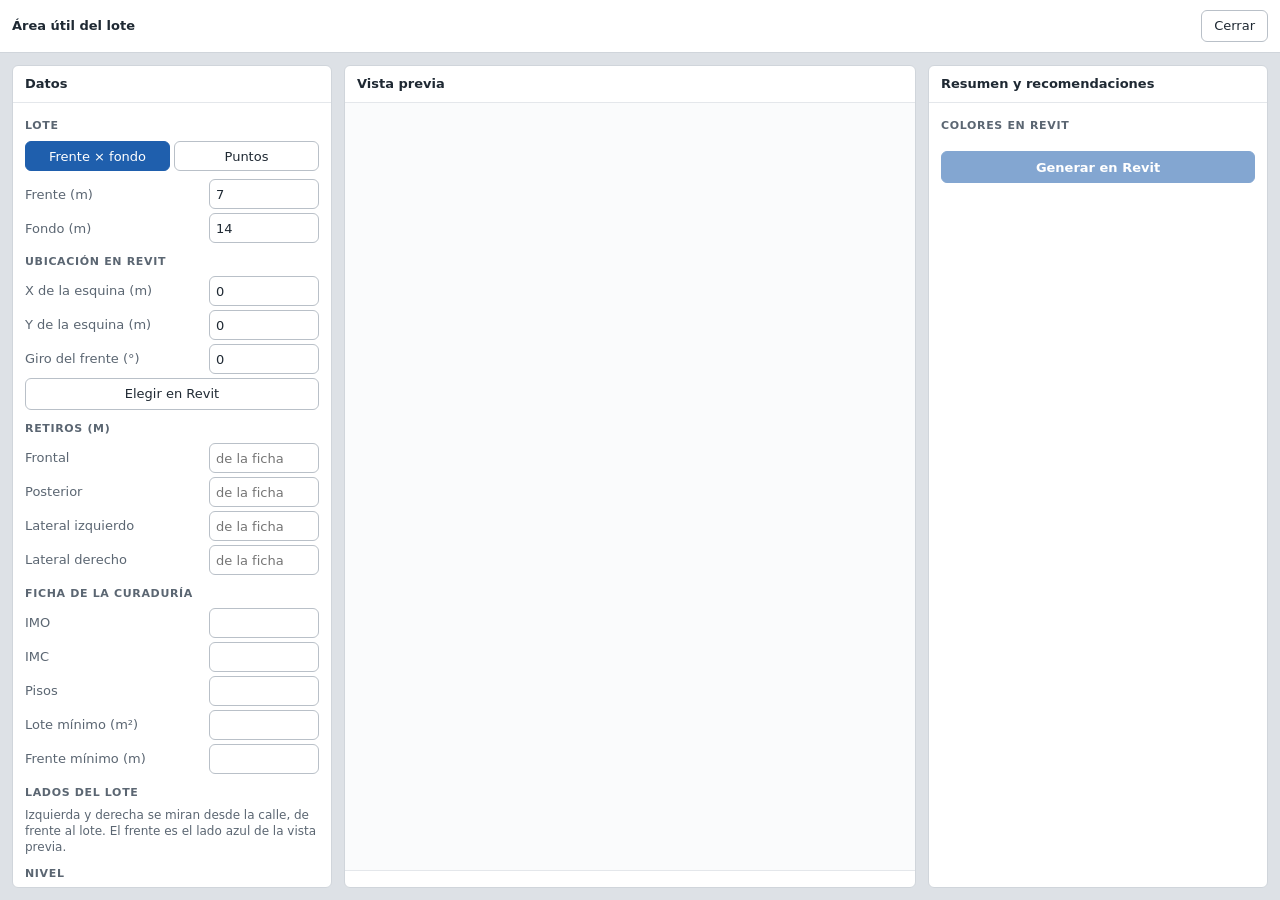
<file: addins/area-util/Tablero/web/index.html>
<!doctype html>
<html lang="es">
<head>
<meta charset="utf-8">
<title>Área útil del lote</title>
<!-- Tablero de tres columnas (decisión 4 del spec 2026-11-10-area-util-lote): datos, vista previa, resumen. -->
<style>
:root{--ink:#1F2933;--ink3:#5B6672;--line:#D0D5DB;--line2:#E4E7EB;--campo:#B9C0C8;--azul:#1F5FAD;--bien:#1E8E4E;--mal:#B42318;--amarillo:#8A5A00;--fondoAm:#FFF6DD}
*{box-sizing:border-box}
html,body{height:100%;margin:0}
body{background:#DDE1E6;font:13px/1.35 'Segoe UI',system-ui,sans-serif;color:var(--ink);display:flex;flex-direction:column;overflow:hidden}
button,select,input,textarea{font:inherit;color:inherit}
button{cursor:pointer}
button:disabled{cursor:not-allowed;opacity:.55}
h2{margin:0;font-size:13px;font-weight:600}
h3{margin:12px 0 6px;font-size:11px;font-weight:700;letter-spacing:.06em;text-transform:uppercase;color:var(--ink3)}
.barra{display:flex;align-items:center;gap:8px;padding:10px 12px;background:#fff;border-bottom:1px solid var(--line)}
.barra .modelo{color:var(--ink3);margin-right:auto}
.btn{height:32px;padding:0 12px;border:1px solid var(--campo);border-radius:6px;background:#fff;font-weight:500}
.btn.azul{background:var(--azul);border-color:var(--azul);color:#fff;font-weight:600}
#cuerpo{flex:1;min-height:0;display:grid;grid-template-columns:320px minmax(420px,1fr) 340px;gap:12px;padding:12px}
.panel{background:#fff;border:1px solid var(--line);border-radius:6px;display:flex;flex-direction:column;min-height:0}
.titulo{padding:9px 12px;border-bottom:1px solid var(--line2)}
.contenido{padding:4px 12px 12px;overflow:auto;flex:1}
.fila{display:grid;grid-template-columns:1fr 110px;align-items:center;gap:8px;margin:4px 0}
.fila label{color:var(--ink3)}
input[type=number],select{height:30px;padding:0 6px;border:1px solid var(--campo);border-radius:6px;width:100%}
.pestanas{display:flex;gap:4px;margin:8px 0}
.pestanas button{flex:1;height:30px;border:1px solid var(--campo);background:#fff;border-radius:6px}
.pestanas button.activa{background:var(--azul);border-color:var(--azul);color:#fff}
table{width:100%;border-collapse:collapse}
td,th{padding:2px 3px;text-align:left}
td input{width:100%;height:26px;border:1px solid var(--campo);border-radius:4px;padding:0 4px}
textarea{width:100%;height:70px;border:1px solid var(--campo);border-radius:6px;padding:6px;resize:vertical}
#vista{flex:1;min-height:0;background:#FAFBFC}
#vista svg{width:100%;height:100%;display:block}
.lado{cursor:pointer}
.lado:hover{stroke:#1F5FAD}
.leyenda{display:flex;flex-wrap:wrap;gap:10px;padding:8px 12px;border-top:1px solid var(--line2);color:var(--ink3)}
.leyenda span::before{content:"";display:inline-block;width:14px;height:3px;margin-right:4px;vertical-align:middle;background:var(--c)}
.dato{display:flex;justify-content:space-between;padding:4px 0;border-bottom:1px solid var(--line2)}
.dato b{font-variant-numeric:tabular-nums}
.aviso{margin:6px 0;padding:8px;border-radius:6px;background:var(--fondoAm);color:var(--amarillo)}
.aviso.bloquea{background:#FDECEA;color:var(--mal)}
.aviso.bien{background:#E7F5EC;color:var(--bien)}
.colores .fila{grid-template-columns:1fr 46px 56px}
.ayuda{margin:0 0 6px;color:var(--ink3);font-size:12px}
</style>
</head>
<body>
<div class="barra">
  <h2>Área útil del lote</h2><span class="modelo" id="modelo"></span>
  <button class="btn" id="cerrar">Cerrar</button>
</div>
<div id="cuerpo">
  <section class="panel">
    <div class="titulo"><h2>Datos</h2></div>
    <div class="contenido">
      <h3>Lote</h3>
      <div class="pestanas"><button id="modoRect" class="activa">Frente × fondo</button><button id="modoPuntos">Puntos</button></div>
      <div id="datosRect">
        <div class="fila"><label for="frente">Frente (m)</label><input id="frente" type="number" step="0.01" value="7"></div>
        <div class="fila"><label for="fondo">Fondo (m)</label><input id="fondo" type="number" step="0.01" value="14"></div>
        <h3>Ubicación en Revit</h3>
        <div class="fila"><label for="ubX">X de la esquina (m)</label><input id="ubX" type="number" step="0.01" value="0"></div>
        <div class="fila"><label for="ubY">Y de la esquina (m)</label><input id="ubY" type="number" step="0.01" value="0"></div>
        <div class="fila"><label for="ubGiro">Giro del frente (°)</label><input id="ubGiro" type="number" step="0.1" value="0"></div>
        <button class="btn" id="elegirUbicacion" style="width:100%" title="Dos clics en la planta: la esquina izquierda del frente y hacia dónde va el frente">Elegir en Revit</button>
      </div>
      <div id="datosPuntos" hidden>
        <table><thead><tr><th>#</th><th>X (m)</th><th>Y (m)</th><th>Z (m)</th><th></th></tr></thead><tbody id="tablaPuntos"></tbody></table>
        <button class="btn" id="agregarPunto">+ Punto</button>
        <button class="btn" id="dibujarLote" title="Clic en cada esquina del lote en la planta; Esc o clic en el primer punto para terminar">Dibujar en Revit</button>
        <h3>Pegar desde Excel o AutoCAD</h3>
        <textarea id="pegar" placeholder="X   Y   Z (una fila por punto)"></textarea>
        <button class="btn" id="leerPuntos" title="Lee lo escrito en el cuadro (al pegar con Ctrl+V se lee solo)">Leer puntos</button>
        <div class="fila"><label for="coordenadas">Coordenadas</label>
          <select id="coordenadas"><option value="compartidas">Compartidas (topografía)</option><option value="proyecto">Del proyecto</option></select></div>
      </div>
      <h3>Retiros (m)</h3>
      <div class="fila"><label for="rFrontal">Frontal</label><input id="rFrontal" type="number" step="0.01" placeholder="de la ficha"></div>
      <div class="fila"><label for="rPosterior">Posterior</label><input id="rPosterior" type="number" step="0.01" placeholder="de la ficha"></div>
      <div class="fila"><label for="rIzquierdo">Lateral izquierdo</label><input id="rIzquierdo" type="number" step="0.01" placeholder="de la ficha"></div>
      <div class="fila"><label for="rDerecho">Lateral derecho</label><input id="rDerecho" type="number" step="0.01" placeholder="de la ficha"></div>
      <h3>Ficha de la curaduría</h3>
      <div class="fila"><label for="imo">IMO</label><input id="imo" type="number" step="0.01"></div>
      <div class="fila"><label for="imc">IMC</label><input id="imc" type="number" step="0.01"></div>
      <div class="fila"><label for="pisos">Pisos</label><input id="pisos" type="number" step="1"></div>
      <div class="fila"><label for="loteMinimo">Lote mínimo (m²)</label><input id="loteMinimo" type="number" step="0.01"></div>
      <div class="fila"><label for="frenteMinimo">Frente mínimo (m)</label><input id="frenteMinimo" type="number" step="0.01"></div>
      <h3>Lados del lote</h3>
      <p class="ayuda">Izquierda y derecha se miran desde la calle, de frente al lote. El frente es el lado azul de la vista previa.</p>
      <div id="lados"></div>
      <h3>Nivel</h3>
      <select id="nivel"></select>
    </div>
  </section>
  <section class="panel">
    <div class="titulo"><h2>Vista previa</h2></div>
    <div id="vista"></div>
    <div class="leyenda" id="leyenda"></div>
  </section>
  <section class="panel">
    <div class="titulo"><h2>Resumen y recomendaciones</h2></div>
    <div class="contenido">
      <div id="resumen"></div>
      <div id="avisos"></div>
      <h3>Colores en Revit</h3>
      <div class="colores" id="colores"></div>
      <button class="btn azul" id="generar" style="width:100%;margin-top:12px" disabled>Generar en Revit</button>
    </div>
  </section>
</div>
<script src="area-util.js"></script>
</body>
</html>
</file>
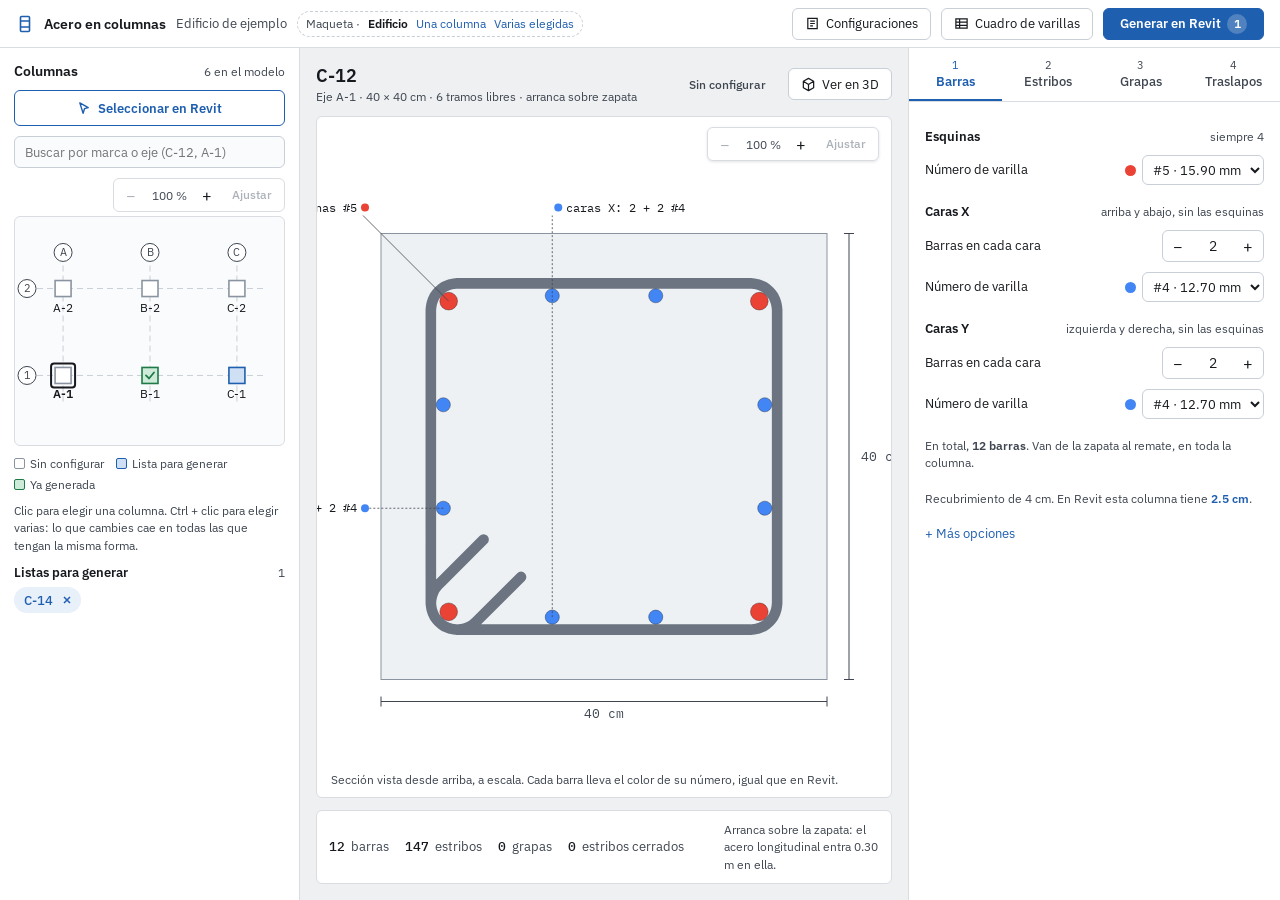
<file: addins/armado-columnas/Tablero/web/index.html>
<!doctype html>
<html lang="es">
<head>
<meta charset="utf-8">
<meta name="viewport" content="width=device-width, initial-scale=1">
<title>Acero en columnas</title>
<link rel="stylesheet" href="fonts/fonts.css">
<link rel="stylesheet" href="columnas.css">
</head>
<body>
<div id="tablero"></div>
<script src="vendor/htm-preact-standalone.umd.js"></script>
<script src="dibujos.js"></script>
<!-- Fuera de Revit (sin window.chrome.webview), demo.js hace de C# con datos de ejemplo: #normal, #simple o #varias. -->
<script src="demo.js"></script>
<script src="columnas.js"></script>
</body>
</html>
</file>
<file: addins/crear-viguetas/web/fonts/fonts.css>
/* IBM Plex Sans 400/500/600 (v23, variable) e IBM Plex Mono 400/500 (v20), latin y latin-ext: los mismos archivos que
   sirve Google Fonts a la maqueta (fonts.googleapis.com/css2?family=IBM+Plex+Mono:wght@400;500&family=IBM+Plex+Sans:wght@400;500;600).
   Licencia OFL: ver OFL.txt. */
/* IBM Plex Mono latin-ext */
@font-face {
  font-family: 'IBM Plex Mono';
  font-style: normal;
  font-weight: 400;
  font-display: swap;
  src: url(./ibm-plex-mono-v20-latin-ext-400.woff2) format('woff2');
  unicode-range: U+0100-02BA, U+02BD-02C5, U+02C7-02CC, U+02CE-02D7, U+02DD-02FF, U+0304, U+0308, U+0329, U+1D00-1DBF, U+1E00-1E9F, U+1EF2-1EFF, U+2020, U+20A0-20AB, U+20AD-20C4, U+2113, U+2C60-2C7F, U+A720-A7FF;
}
/* IBM Plex Mono latin */
@font-face {
  font-family: 'IBM Plex Mono';
  font-style: normal;
  font-weight: 400;
  font-display: swap;
  src: url(./ibm-plex-mono-v20-latin-400.woff2) format('woff2');
  unicode-range: U+0000-00FF, U+0131, U+0152-0153, U+02BB-02BC, U+02C6, U+02DA, U+02DC, U+0304, U+0308, U+0329, U+2000-206F, U+20AC, U+2122, U+2191, U+2193, U+2212, U+2215, U+FEFF, U+FFFD;
}
/* IBM Plex Mono latin-ext */
@font-face {
  font-family: 'IBM Plex Mono';
  font-style: normal;
  font-weight: 500;
  font-display: swap;
  src: url(./ibm-plex-mono-v20-latin-ext-500.woff2) format('woff2');
  unicode-range: U+0100-02BA, U+02BD-02C5, U+02C7-02CC, U+02CE-02D7, U+02DD-02FF, U+0304, U+0308, U+0329, U+1D00-1DBF, U+1E00-1E9F, U+1EF2-1EFF, U+2020, U+20A0-20AB, U+20AD-20C4, U+2113, U+2C60-2C7F, U+A720-A7FF;
}
/* IBM Plex Mono latin */
@font-face {
  font-family: 'IBM Plex Mono';
  font-style: normal;
  font-weight: 500;
  font-display: swap;
  src: url(./ibm-plex-mono-v20-latin-500.woff2) format('woff2');
  unicode-range: U+0000-00FF, U+0131, U+0152-0153, U+02BB-02BC, U+02C6, U+02DA, U+02DC, U+0304, U+0308, U+0329, U+2000-206F, U+20AC, U+2122, U+2191, U+2193, U+2212, U+2215, U+FEFF, U+FFFD;
}
/* IBM Plex Sans latin-ext */
@font-face {
  font-family: 'IBM Plex Sans';
  font-style: normal;
  font-weight: 400;
  font-stretch: 100%;
  font-display: swap;
  src: url(./ibm-plex-sans-v23-latin-ext.woff2) format('woff2');
  unicode-range: U+0100-02BA, U+02BD-02C5, U+02C7-02CC, U+02CE-02D7, U+02DD-02FF, U+0304, U+0308, U+0329, U+1D00-1DBF, U+1E00-1E9F, U+1EF2-1EFF, U+2020, U+20A0-20AB, U+20AD-20C4, U+2113, U+2C60-2C7F, U+A720-A7FF;
}
/* IBM Plex Sans latin */
@font-face {
  font-family: 'IBM Plex Sans';
  font-style: normal;
  font-weight: 400;
  font-stretch: 100%;
  font-display: swap;
  src: url(./ibm-plex-sans-v23-latin.woff2) format('woff2');
  unicode-range: U+0000-00FF, U+0131, U+0152-0153, U+02BB-02BC, U+02C6, U+02DA, U+02DC, U+0304, U+0308, U+0329, U+2000-206F, U+20AC, U+2122, U+2191, U+2193, U+2212, U+2215, U+FEFF, U+FFFD;
}
/* IBM Plex Sans latin-ext */
@font-face {
  font-family: 'IBM Plex Sans';
  font-style: normal;
  font-weight: 500;
  font-stretch: 100%;
  font-display: swap;
  src: url(./ibm-plex-sans-v23-latin-ext.woff2) format('woff2');
  unicode-range: U+0100-02BA, U+02BD-02C5, U+02C7-02CC, U+02CE-02D7, U+02DD-02FF, U+0304, U+0308, U+0329, U+1D00-1DBF, U+1E00-1E9F, U+1EF2-1EFF, U+2020, U+20A0-20AB, U+20AD-20C4, U+2113, U+2C60-2C7F, U+A720-A7FF;
}
/* IBM Plex Sans latin */
@font-face {
  font-family: 'IBM Plex Sans';
  font-style: normal;
  font-weight: 500;
  font-stretch: 100%;
  font-display: swap;
  src: url(./ibm-plex-sans-v23-latin.woff2) format('woff2');
  unicode-range: U+0000-00FF, U+0131, U+0152-0153, U+02BB-02BC, U+02C6, U+02DA, U+02DC, U+0304, U+0308, U+0329, U+2000-206F, U+20AC, U+2122, U+2191, U+2193, U+2212, U+2215, U+FEFF, U+FFFD;
}
/* IBM Plex Sans latin-ext */
@font-face {
  font-family: 'IBM Plex Sans';
  font-style: normal;
  font-weight: 600;
  font-stretch: 100%;
  font-display: swap;
  src: url(./ibm-plex-sans-v23-latin-ext.woff2) format('woff2');
  unicode-range: U+0100-02BA, U+02BD-02C5, U+02C7-02CC, U+02CE-02D7, U+02DD-02FF, U+0304, U+0308, U+0329, U+1D00-1DBF, U+1E00-1E9F, U+1EF2-1EFF, U+2020, U+20A0-20AB, U+20AD-20C4, U+2113, U+2C60-2C7F, U+A720-A7FF;
}
/* IBM Plex Sans latin */
@font-face {
  font-family: 'IBM Plex Sans';
  font-style: normal;
  font-weight: 600;
  font-stretch: 100%;
  font-display: swap;
  src: url(./ibm-plex-sans-v23-latin.woff2) format('woff2');
  unicode-range: U+0000-00FF, U+0131, U+0152-0153, U+02BB-02BC, U+02C6, U+02DA, U+02DC, U+0304, U+0308, U+0329, U+2000-206F, U+20AC, U+2122, U+2191, U+2193, U+2212, U+2215, U+FEFF, U+FFFD;
}
</file>
<file: addins/despiece/web/fonts/fonts.css>
/* IBM Plex Sans 400/500/600 (v23, variable) e IBM Plex Mono 400/500 (v20), latin y latin-ext: los mismos archivos que
   sirve Google Fonts a la maqueta (fonts.googleapis.com/css2?family=IBM+Plex+Mono:wght@400;500&family=IBM+Plex+Sans:wght@400;500;600).
   Licencia OFL: ver OFL.txt. */
/* IBM Plex Mono latin-ext */
@font-face {
  font-family: 'IBM Plex Mono';
  font-style: normal;
  font-weight: 400;
  font-display: swap;
  src: url(./ibm-plex-mono-v20-latin-ext-400.woff2) format('woff2');
  unicode-range: U+0100-02BA, U+02BD-02C5, U+02C7-02CC, U+02CE-02D7, U+02DD-02FF, U+0304, U+0308, U+0329, U+1D00-1DBF, U+1E00-1E9F, U+1EF2-1EFF, U+2020, U+20A0-20AB, U+20AD-20C4, U+2113, U+2C60-2C7F, U+A720-A7FF;
}
/* IBM Plex Mono latin */
@font-face {
  font-family: 'IBM Plex Mono';
  font-style: normal;
  font-weight: 400;
  font-display: swap;
  src: url(./ibm-plex-mono-v20-latin-400.woff2) format('woff2');
  unicode-range: U+0000-00FF, U+0131, U+0152-0153, U+02BB-02BC, U+02C6, U+02DA, U+02DC, U+0304, U+0308, U+0329, U+2000-206F, U+20AC, U+2122, U+2191, U+2193, U+2212, U+2215, U+FEFF, U+FFFD;
}
/* IBM Plex Mono latin-ext */
@font-face {
  font-family: 'IBM Plex Mono';
  font-style: normal;
  font-weight: 500;
  font-display: swap;
  src: url(./ibm-plex-mono-v20-latin-ext-500.woff2) format('woff2');
  unicode-range: U+0100-02BA, U+02BD-02C5, U+02C7-02CC, U+02CE-02D7, U+02DD-02FF, U+0304, U+0308, U+0329, U+1D00-1DBF, U+1E00-1E9F, U+1EF2-1EFF, U+2020, U+20A0-20AB, U+20AD-20C4, U+2113, U+2C60-2C7F, U+A720-A7FF;
}
/* IBM Plex Mono latin */
@font-face {
  font-family: 'IBM Plex Mono';
  font-style: normal;
  font-weight: 500;
  font-display: swap;
  src: url(./ibm-plex-mono-v20-latin-500.woff2) format('woff2');
  unicode-range: U+0000-00FF, U+0131, U+0152-0153, U+02BB-02BC, U+02C6, U+02DA, U+02DC, U+0304, U+0308, U+0329, U+2000-206F, U+20AC, U+2122, U+2191, U+2193, U+2212, U+2215, U+FEFF, U+FFFD;
}
/* IBM Plex Sans latin-ext */
@font-face {
  font-family: 'IBM Plex Sans';
  font-style: normal;
  font-weight: 400;
  font-stretch: 100%;
  font-display: swap;
  src: url(./ibm-plex-sans-v23-latin-ext.woff2) format('woff2');
  unicode-range: U+0100-02BA, U+02BD-02C5, U+02C7-02CC, U+02CE-02D7, U+02DD-02FF, U+0304, U+0308, U+0329, U+1D00-1DBF, U+1E00-1E9F, U+1EF2-1EFF, U+2020, U+20A0-20AB, U+20AD-20C4, U+2113, U+2C60-2C7F, U+A720-A7FF;
}
/* IBM Plex Sans latin */
@font-face {
  font-family: 'IBM Plex Sans';
  font-style: normal;
  font-weight: 400;
  font-stretch: 100%;
  font-display: swap;
  src: url(./ibm-plex-sans-v23-latin.woff2) format('woff2');
  unicode-range: U+0000-00FF, U+0131, U+0152-0153, U+02BB-02BC, U+02C6, U+02DA, U+02DC, U+0304, U+0308, U+0329, U+2000-206F, U+20AC, U+2122, U+2191, U+2193, U+2212, U+2215, U+FEFF, U+FFFD;
}
/* IBM Plex Sans latin-ext */
@font-face {
  font-family: 'IBM Plex Sans';
  font-style: normal;
  font-weight: 500;
  font-stretch: 100%;
  font-display: swap;
  src: url(./ibm-plex-sans-v23-latin-ext.woff2) format('woff2');
  unicode-range: U+0100-02BA, U+02BD-02C5, U+02C7-02CC, U+02CE-02D7, U+02DD-02FF, U+0304, U+0308, U+0329, U+1D00-1DBF, U+1E00-1E9F, U+1EF2-1EFF, U+2020, U+20A0-20AB, U+20AD-20C4, U+2113, U+2C60-2C7F, U+A720-A7FF;
}
/* IBM Plex Sans latin */
@font-face {
  font-family: 'IBM Plex Sans';
  font-style: normal;
  font-weight: 500;
  font-stretch: 100%;
  font-display: swap;
  src: url(./ibm-plex-sans-v23-latin.woff2) format('woff2');
  unicode-range: U+0000-00FF, U+0131, U+0152-0153, U+02BB-02BC, U+02C6, U+02DA, U+02DC, U+0304, U+0308, U+0329, U+2000-206F, U+20AC, U+2122, U+2191, U+2193, U+2212, U+2215, U+FEFF, U+FFFD;
}
/* IBM Plex Sans latin-ext */
@font-face {
  font-family: 'IBM Plex Sans';
  font-style: normal;
  font-weight: 600;
  font-stretch: 100%;
  font-display: swap;
  src: url(./ibm-plex-sans-v23-latin-ext.woff2) format('woff2');
  unicode-range: U+0100-02BA, U+02BD-02C5, U+02C7-02CC, U+02CE-02D7, U+02DD-02FF, U+0304, U+0308, U+0329, U+1D00-1DBF, U+1E00-1E9F, U+1EF2-1EFF, U+2020, U+20A0-20AB, U+20AD-20C4, U+2113, U+2C60-2C7F, U+A720-A7FF;
}
/* IBM Plex Sans latin */
@font-face {
  font-family: 'IBM Plex Sans';
  font-style: normal;
  font-weight: 600;
  font-stretch: 100%;
  font-display: swap;
  src: url(./ibm-plex-sans-v23-latin.woff2) format('woff2');
  unicode-range: U+0000-00FF, U+0131, U+0152-0153, U+02BB-02BC, U+02C6, U+02DA, U+02DC, U+0304, U+0308, U+0329, U+2000-206F, U+20AC, U+2122, U+2191, U+2193, U+2212, U+2215, U+FEFF, U+FFFD;
}
</file>
<file: addins/armado-columnas/Tablero/web/fonts/fonts.css>
/* IBM Plex Sans 400/500/600 (v23, variable) e IBM Plex Mono 400/500 (v20), latin y latin-ext: los mismos archivos que
   sirve Google Fonts a la maqueta (fonts.googleapis.com/css2?family=IBM+Plex+Mono:wght@400;500&family=IBM+Plex+Sans:wght@400;500;600).
   Licencia OFL: ver OFL.txt. */
/* IBM Plex Mono latin-ext */
@font-face {
  font-family: 'IBM Plex Mono';
  font-style: normal;
  font-weight: 400;
  font-display: swap;
  src: url(./ibm-plex-mono-v20-latin-ext-400.woff2) format('woff2');
  unicode-range: U+0100-02BA, U+02BD-02C5, U+02C7-02CC, U+02CE-02D7, U+02DD-02FF, U+0304, U+0308, U+0329, U+1D00-1DBF, U+1E00-1E9F, U+1EF2-1EFF, U+2020, U+20A0-20AB, U+20AD-20C4, U+2113, U+2C60-2C7F, U+A720-A7FF;
}
/* IBM Plex Mono latin */
@font-face {
  font-family: 'IBM Plex Mono';
  font-style: normal;
  font-weight: 400;
  font-display: swap;
  src: url(./ibm-plex-mono-v20-latin-400.woff2) format('woff2');
  unicode-range: U+0000-00FF, U+0131, U+0152-0153, U+02BB-02BC, U+02C6, U+02DA, U+02DC, U+0304, U+0308, U+0329, U+2000-206F, U+20AC, U+2122, U+2191, U+2193, U+2212, U+2215, U+FEFF, U+FFFD;
}
/* IBM Plex Mono latin-ext */
@font-face {
  font-family: 'IBM Plex Mono';
  font-style: normal;
  font-weight: 500;
  font-display: swap;
  src: url(./ibm-plex-mono-v20-latin-ext-500.woff2) format('woff2');
  unicode-range: U+0100-02BA, U+02BD-02C5, U+02C7-02CC, U+02CE-02D7, U+02DD-02FF, U+0304, U+0308, U+0329, U+1D00-1DBF, U+1E00-1E9F, U+1EF2-1EFF, U+2020, U+20A0-20AB, U+20AD-20C4, U+2113, U+2C60-2C7F, U+A720-A7FF;
}
/* IBM Plex Mono latin */
@font-face {
  font-family: 'IBM Plex Mono';
  font-style: normal;
  font-weight: 500;
  font-display: swap;
  src: url(./ibm-plex-mono-v20-latin-500.woff2) format('woff2');
  unicode-range: U+0000-00FF, U+0131, U+0152-0153, U+02BB-02BC, U+02C6, U+02DA, U+02DC, U+0304, U+0308, U+0329, U+2000-206F, U+20AC, U+2122, U+2191, U+2193, U+2212, U+2215, U+FEFF, U+FFFD;
}
/* IBM Plex Sans latin-ext */
@font-face {
  font-family: 'IBM Plex Sans';
  font-style: normal;
  font-weight: 400;
  font-stretch: 100%;
  font-display: swap;
  src: url(./ibm-plex-sans-v23-latin-ext.woff2) format('woff2');
  unicode-range: U+0100-02BA, U+02BD-02C5, U+02C7-02CC, U+02CE-02D7, U+02DD-02FF, U+0304, U+0308, U+0329, U+1D00-1DBF, U+1E00-1E9F, U+1EF2-1EFF, U+2020, U+20A0-20AB, U+20AD-20C4, U+2113, U+2C60-2C7F, U+A720-A7FF;
}
/* IBM Plex Sans latin */
@font-face {
  font-family: 'IBM Plex Sans';
  font-style: normal;
  font-weight: 400;
  font-stretch: 100%;
  font-display: swap;
  src: url(./ibm-plex-sans-v23-latin.woff2) format('woff2');
  unicode-range: U+0000-00FF, U+0131, U+0152-0153, U+02BB-02BC, U+02C6, U+02DA, U+02DC, U+0304, U+0308, U+0329, U+2000-206F, U+20AC, U+2122, U+2191, U+2193, U+2212, U+2215, U+FEFF, U+FFFD;
}
/* IBM Plex Sans latin-ext */
@font-face {
  font-family: 'IBM Plex Sans';
  font-style: normal;
  font-weight: 500;
  font-stretch: 100%;
  font-display: swap;
  src: url(./ibm-plex-sans-v23-latin-ext.woff2) format('woff2');
  unicode-range: U+0100-02BA, U+02BD-02C5, U+02C7-02CC, U+02CE-02D7, U+02DD-02FF, U+0304, U+0308, U+0329, U+1D00-1DBF, U+1E00-1E9F, U+1EF2-1EFF, U+2020, U+20A0-20AB, U+20AD-20C4, U+2113, U+2C60-2C7F, U+A720-A7FF;
}
/* IBM Plex Sans latin */
@font-face {
  font-family: 'IBM Plex Sans';
  font-style: normal;
  font-weight: 500;
  font-stretch: 100%;
  font-display: swap;
  src: url(./ibm-plex-sans-v23-latin.woff2) format('woff2');
  unicode-range: U+0000-00FF, U+0131, U+0152-0153, U+02BB-02BC, U+02C6, U+02DA, U+02DC, U+0304, U+0308, U+0329, U+2000-206F, U+20AC, U+2122, U+2191, U+2193, U+2212, U+2215, U+FEFF, U+FFFD;
}
/* IBM Plex Sans latin-ext */
@font-face {
  font-family: 'IBM Plex Sans';
  font-style: normal;
  font-weight: 600;
  font-stretch: 100%;
  font-display: swap;
  src: url(./ibm-plex-sans-v23-latin-ext.woff2) format('woff2');
  unicode-range: U+0100-02BA, U+02BD-02C5, U+02C7-02CC, U+02CE-02D7, U+02DD-02FF, U+0304, U+0308, U+0329, U+1D00-1DBF, U+1E00-1E9F, U+1EF2-1EFF, U+2020, U+20A0-20AB, U+20AD-20C4, U+2113, U+2C60-2C7F, U+A720-A7FF;
}
/* IBM Plex Sans latin */
@font-face {
  font-family: 'IBM Plex Sans';
  font-style: normal;
  font-weight: 600;
  font-stretch: 100%;
  font-display: swap;
  src: url(./ibm-plex-sans-v23-latin.woff2) format('woff2');
  unicode-range: U+0000-00FF, U+0131, U+0152-0153, U+02BB-02BC, U+02C6, U+02DA, U+02DC, U+0304, U+0308, U+0329, U+2000-206F, U+20AC, U+2122, U+2191, U+2193, U+2212, U+2215, U+FEFF, U+FFFD;
}
</file>
<file: addins/armado-columnas/Tablero/web/columnas.css>
/* Ventana de columnas (#205): la misma línea visual que el tablero de vigas (IBM Plex, azul #1F5FAF sobre grises
   fríos). Una sola apariencia clara a propósito: es una ventana de Revit, que es clara. Tres franjas: elegir a la
   izquierda, dibujo al centro y pasos a la derecha. */
:root {
  --fondo: #EEF0F2; --panel: #FFFFFF; --hundido: #FAFBFC; --borde: #D9DDE2; --control: #C9CFD6;
  --tinta: #16191D; --suave: #3F4650; --tenue: #6B7480;
  --azul: #1F5FAF; --azul-hover: #174A8A; --azul-fondo: #E8F0FA;
  --verde: #1E7A46; --verde-fondo: #E6F4EC; --naranja: #9A5B00; --naranja-fondo: #FDF6EA; --naranja-borde: #E8C88F;
  --rojo: #B42318; --rojo-fondo: #FDECEA;
  --sans: 'IBM Plex Sans', 'Segoe UI', system-ui, sans-serif; --mono: 'IBM Plex Mono', Consolas, monospace;
  color-scheme: light;
}
html, body { height: 100%; }
body { margin: 0; background: var(--fondo); color: var(--tinta); font-family: var(--sans); font-size: 13px; }
* { box-sizing: border-box; overscroll-behavior: none; }
button, input, select { font: inherit; color: inherit; }
button { cursor: pointer; }
button:focus-visible, select:focus-visible, input:focus-visible, [tabindex]:focus-visible { outline: 2px solid var(--azul); outline-offset: 1px; }
button:disabled { cursor: not-allowed; opacity: .55; }
.oculto-lector { position: absolute; width: 1px; height: 1px; overflow: hidden; clip: rect(0 0 0 0); white-space: nowrap; }
.mono { font-family: var(--mono); font-variant-numeric: tabular-nums; }

#tablero { height: 100%; }
.ventana { height: 100%; display: flex; flex-direction: column; min-height: 640px; }

/* ---- Barra de arriba */
.barra { height: 48px; flex-shrink: 0; display: flex; align-items: center; gap: 10px; padding: 0 16px; background: var(--panel); border-bottom: 1px solid var(--borde); white-space: nowrap; }
.barra .titulo { font-weight: 600; font-size: 14px; }
.barra .proyecto { color: var(--suave); overflow: hidden; text-overflow: ellipsis; }
.relleno { flex: 1; min-width: 8px; }
.boton { display: inline-flex; align-items: center; gap: 6px; height: 32px; padding: 0 12px; border: 1px solid var(--control); border-radius: 6px; background: var(--panel); }
.boton:hover:not(:disabled) { border-color: var(--tenue); }
.boton.primario { border-color: var(--azul); background: var(--azul); color: #FFFFFF; font-weight: 600; padding: 0 16px; }
.boton.primario:hover:not(:disabled) { background: var(--azul-hover); border-color: var(--azul-hover); }
.boton.contorno { border-color: var(--azul); color: var(--azul); font-weight: 600; }
.boton.chico { height: 28px; padding: 0 10px; }
.boton .cuenta { display: inline-grid; place-items: center; min-width: 20px; height: 20px; padding: 0 6px; border-radius: 10px; background: rgba(255,255,255,.22); font-size: 12px; }
.enlace { padding: 0; border: 0; background: transparent; color: var(--azul); }
.enlace:hover { color: var(--azul-hover); text-decoration: underline; }

.menu-ancla { position: relative; }
.menu { position: absolute; z-index: 20; top: calc(100% + 6px); right: 0; min-width: 280px; display: flex; flex-direction: column; gap: 2px; padding: 6px; background: var(--panel); border: 1px solid var(--borde); border-radius: 8px; box-shadow: 0 8px 24px rgba(22,25,29,.12); white-space: normal; }
.menu .titulo-menu { padding: 6px 8px 4px; font-size: 11px; font-weight: 600; letter-spacing: .04em; text-transform: uppercase; color: var(--suave); }
.menu .item { display: flex; align-items: center; justify-content: space-between; gap: 8px; min-height: 32px; padding: 4px 8px; border: 0; border-radius: 5px; background: transparent; text-align: left; }
.menu .item:hover { background: var(--fondo); }
.menu .item.actual { background: var(--azul-fondo); }
.menu .separador { height: 1px; margin: 4px 0; background: var(--borde); }
.menu .fila { display: flex; gap: 6px; padding: 4px 8px; }
.menu .fila input { flex: 1; min-width: 0; height: 30px; padding: 0 8px; border: 1px solid var(--control); border-radius: 5px; }
.menu .nota { padding: 2px 8px 6px; color: var(--suave); font-size: 12px; line-height: 1.4; }
.menu .peligro { color: var(--rojo); }
.panel-3d { min-width: 360px; max-width: 420px; }
.panel-3d .grupo-3d { display: flex; flex-wrap: wrap; align-items: center; gap: 4px 12px; padding: 3px 8px; }
.panel-3d .grupo-3d > b { width: 66px; font-size: 12px; font-weight: 600; color: var(--suave); }
.casilla-3d { display: inline-flex; align-items: center; gap: 5px; font-size: 13px; cursor: pointer; }
.casilla-3d .muestra { display: inline-block; width: 12px; height: 6px; border-radius: 1px; }

/* ---- Cuerpo en tres franjas */
.cuerpo { flex: 1; min-height: 0; display: grid; grid-template-columns: 300px minmax(0, 1fr) 372px; }
.lado { min-height: 0; display: flex; flex-direction: column; gap: 10px; padding: 14px; background: var(--panel); overflow: auto; }
.lado.izq { border-right: 1px solid var(--borde); }
.lado.der { border-left: 1px solid var(--borde); padding: 0; }
.centro { min-width: 0; min-height: 0; display: flex; flex-direction: column; gap: 12px; padding: 16px; }

.cabeza-lado { display: flex; align-items: baseline; justify-content: space-between; gap: 8px; }
.cabeza-lado b { font-size: 14px; }
.cabeza-lado span { color: var(--suave); font-size: 12px; }
.buscador { position: relative; }
.buscador input { width: 100%; height: 32px; padding: 0 10px; border: 1px solid var(--control); border-radius: 6px; background: var(--hundido); }
.resultados { display: flex; flex-direction: column; gap: 2px; }
.resultados button { display: flex; justify-content: space-between; padding: 6px 8px; border: 1px solid var(--borde); border-radius: 5px; background: var(--panel); text-align: left; }
.resultados button:hover { border-color: var(--azul); }
.resultados .vacio { padding: 6px 2px; color: var(--suave); }
.planta { position: relative; height: 230px; overflow: hidden; border: 1px solid var(--borde); border-radius: 6px; background: var(--hundido); }
.planta-col { cursor: pointer; }
.planta-col:focus-visible { outline: none; }
.planta-col:focus-visible rect:last-of-type { stroke-width: 3; }
.leyenda { display: flex; flex-wrap: wrap; gap: 6px 12px; font-size: 12px; color: var(--suave); }
.leyenda span { display: inline-flex; align-items: center; gap: 5px; }
.leyenda i { width: 11px; height: 11px; border: 1.5px solid; border-radius: 2px; }
.ayuda { color: var(--suave); font-size: 12px; line-height: 1.45; }
.listas { display: flex; flex-direction: column; gap: 6px; }
.listas .chips { display: flex; flex-wrap: wrap; gap: 6px; }
.chip { display: inline-flex; align-items: center; gap: 4px; height: 26px; padding: 0 4px 0 10px; border-radius: 13px; background: var(--azul-fondo); color: var(--azul); font-weight: 500; }
.chip button { width: 20px; height: 20px; display: grid; place-items: center; padding: 0; border: 0; border-radius: 10px; background: transparent; color: var(--azul); }
.chip button:hover { background: rgba(31,95,175,.14); }

/* ---- Centro */
.cabeza-centro { display: flex; align-items: center; gap: 12px; min-width: 0; }
.cabeza-centro .nombre { flex: 1; min-width: 0; display: flex; flex-direction: column; gap: 2px; }
.cabeza-centro .nombre b { font-size: 18px; font-weight: 600; white-space: nowrap; overflow: hidden; text-overflow: ellipsis; }
.cabeza-centro .nombre span { color: var(--suave); font-size: 12px; white-space: nowrap; overflow: hidden; text-overflow: ellipsis; }
.estado { display: inline-flex; align-items: center; gap: 6px; height: 24px; padding: 0 10px; border-radius: 12px; font-size: 12px; font-weight: 500; white-space: nowrap; }
.estado.sinConfigurar { background: var(--fondo); color: var(--suave); }
.estado.lista { background: var(--azul-fondo); color: var(--azul); }
.estado.generada { background: var(--verde-fondo); color: var(--verde); }
.aviso { display: flex; gap: 10px; align-items: flex-start; padding: 9px 12px; border: 1px solid var(--naranja-borde); border-radius: 6px; background: var(--naranja-fondo); font-size: 12px; line-height: 1.45; }
.aviso.info { border-color: #BFD3EE; background: var(--azul-fondo); }
.lienzo { position: relative; flex: 1; min-height: 360px; display: flex; background: var(--panel); border: 1px solid var(--borde); border-radius: 6px; overflow: hidden; }
.lienzo .medida { flex: 1; min-width: 0; position: relative; }
.lienzo .medida > svg { position: absolute; inset: 0; }
.lienzo .medida.desplazable { overflow-x: auto; overflow-y: hidden; }
/* Zoom de los dibujos (Ampliable, dibujos.js; plan 2026-11-03-vista-previa-estribos-legible.md). */
.ampliable { position: absolute; inset: 0; }
.zoom-area { position: absolute; inset: 0; overflow: hidden; touch-action: none; }
.zoom-area.movible { cursor: grab; }
.zoom-area.arrastrando, .zoom-area.arrastrando * { cursor: grabbing !important; user-select: none; }
.zoom-area > svg { display: block; }
.capa-zoom { position: relative; width: max-content; }
.capa-zoom > svg { display: block; }
.zoom-barra { position: absolute; right: 12px; top: 10px; z-index: 4; display: flex; align-items: center; gap: 2px; padding: 3px; background: var(--panel); border: 1px solid var(--borde); border-radius: 6px; box-shadow: 0 1px 3px rgba(22,25,29,.12); }
.zoom-barra.abajo { top: auto; bottom: 18px; }
/* Barra afuera, encima del dibujo (la planta del panel izquierdo; plan 2026-11-06-observaciones-sheet-columnas.md). */
.ampliable-afuera { display: flex; flex-direction: column; gap: 4px; }
.zoom-barra.afuera { position: static; align-self: flex-end; box-shadow: none; }
.zoom-barra button { min-width: 28px; height: 26px; padding: 0; border: 1px solid transparent; border-radius: 4px; background: transparent; color: var(--tinta); font-size: 16px; line-height: 1; }
.zoom-barra button:hover:not(:disabled) { background: var(--fondo); border-color: var(--borde); }
.zoom-barra button:focus-visible { outline: 2px solid var(--azul); outline-offset: 1px; }
.zoom-barra button:disabled { color: var(--tenue); }
.zoom-barra .zoom-ajustar { padding: 0 8px; font-size: 12px; font-weight: 500; }
.zoom-valor { min-width: 44px; text-align: center; font-size: 12px; font-variant-numeric: tabular-nums; color: var(--suave); }
.lado-lienzo { width: 210px; flex-shrink: 0; display: flex; flex-direction: column; gap: 10px; padding: 14px; border-right: 1px solid var(--borde); background: var(--hundido); }
.lado-lienzo.der { border-right: 0; border-left: 1px solid var(--borde); width: 190px; align-items: center; }
.lado-lienzo h3 { margin: 0; font-size: 13px; }
.forma { display: flex; flex-direction: column; align-items: center; gap: 6px; padding: 10px 6px 8px; border: 1px solid var(--control); border-radius: 6px; background: var(--panel); cursor: grab; }
.forma:hover { border-color: var(--tenue); }
.forma[aria-pressed="true"] { border-color: var(--azul); box-shadow: 0 0 0 1px var(--azul) inset; background: var(--azul-fondo); }
.opciones-lienzo { position: absolute; top: 10px; left: 14px; right: 210px; display: flex; flex-wrap: wrap; gap: 6px 18px; align-items: center; z-index: 2; }
.opciones-lienzo label { display: inline-flex; align-items: center; gap: 6px; }
.consejo { position: absolute; left: 14px; bottom: 10px; right: 14px; color: var(--suave); font-size: 12px; z-index: 2; pointer-events: none; }
.resumen { display: flex; align-items: center; gap: 16px; padding: 10px 12px; background: var(--panel); border: 1px solid var(--borde); border-radius: 6px; white-space: nowrap; overflow: hidden; }
.resumen .dato { display: inline-flex; gap: 6px; align-items: baseline; }
.resumen .dato b { font-family: var(--mono); font-weight: 500; }
.resumen .dato span { color: var(--suave); }
.seccion.editable { cursor: crosshair; }
.barra-clic { cursor: pointer; }
.pieza { cursor: pointer; }
.tramo-clic { cursor: pointer; }
.tramo-clic:focus, .planta-col:focus { outline: none; }
.tramo-clic:focus-visible rect { stroke: var(--azul); }

/* ---- Pasos */
.pasos { display: grid; grid-template-columns: repeat(4, 1fr); flex-shrink: 0; border-bottom: 1px solid var(--borde); }
.paso { display: flex; flex-direction: column; align-items: center; gap: 1px; padding: 10px 2px 9px; border: 0; border-bottom: 2px solid transparent; background: transparent; color: var(--suave); }
.paso small { font-size: 11px; }
.paso span { font-weight: 500; }
.paso[aria-selected="true"] { border-bottom-color: var(--azul); color: var(--azul); }
.paso[aria-selected="true"] span { font-weight: 600; }
.contenido-paso { flex: 1; min-height: 0; overflow: auto; display: flex; flex-direction: column; gap: 18px; padding: 16px; }
.grupo { display: flex; flex-direction: column; gap: 10px; }
.grupo > h3 { margin: 0; display: flex; align-items: baseline; justify-content: space-between; gap: 8px; font-size: 13px; font-weight: 600; }
.grupo > h3 small { font-weight: 400; color: var(--suave); font-size: 12px; }
.tarjeta { display: flex; flex-direction: column; gap: 10px; padding: 12px; border: 1px solid var(--borde); border-radius: 6px; background: var(--hundido); }
.tarjeta.excepcion { border-color: #E9B57A; background: #FFF8F0; }
.fila-dato { display: grid; grid-template-columns: minmax(0, 1fr) auto; align-items: center; gap: 10px; }
.fila-dato > label, .fila-dato > .etq { line-height: 1.3; }
.fila-dato .sub { display: block; color: var(--suave); font-size: 11.5px; }
.contador { display: inline-flex; align-items: center; border: 1px solid var(--control); border-radius: 6px; background: var(--panel); overflow: hidden; }
.contador button { width: 30px; height: 30px; border: 0; background: transparent; font-size: 16px; }
.contador button:hover:not(:disabled) { background: var(--fondo); }
.contador input { width: 58px; height: 30px; border: 0; border-left: 1px solid var(--borde); border-right: 1px solid var(--borde); text-align: center; font-family: var(--mono); }
.contador output { width: 40px; text-align: center; font-family: var(--mono); font-size: 14px; }
.contador input[aria-invalid="true"] { background: var(--rojo-fondo); }
.unidad { color: var(--suave); margin-left: 6px; font-size: 12px; }
.error-campo { color: var(--rojo); font-size: 12px; }
.varilla { display: inline-flex; align-items: center; gap: 6px; }
.varilla i { width: 11px; height: 11px; border-radius: 50%; flex-shrink: 0; }
.varilla select { height: 30px; padding: 0 6px; border: 1px solid var(--control); border-radius: 6px; background: var(--panel); }
.segmentado { display: flex; border: 1px solid var(--control); border-radius: 6px; overflow: hidden; }
.segmentado button { flex: 1; height: 32px; border: 0; background: var(--panel); white-space: nowrap; }
.segmentado button + button { border-left: 1px solid var(--control); }
.segmentado button[aria-pressed="true"] { background: var(--azul); color: #FFFFFF; font-weight: 600; }
.mini-columna { display: flex; gap: 10px; align-items: center; }
.zona-muestra { width: 14px; height: 14px; border-radius: 3px; flex-shrink: 0; }
.nota { color: var(--suave); font-size: 12px; line-height: 1.45; }
.mas { align-self: flex-start; }
.pieza-panel { display: flex; flex-direction: column; gap: 10px; }
.angulos { display: flex; flex-direction: column; gap: 6px; }
.angulos .seg { display: flex; border: 1px solid var(--control); border-radius: 5px; overflow: hidden; }
.angulos .seg button { flex: 1; height: 28px; border: 0; background: var(--panel); font-family: var(--mono); font-size: 12px; }
.angulos .seg button + button { border-left: 1px solid var(--control); }
.angulos .seg button[aria-pressed="true"] { background: var(--tinta); color: #FFFFFF; }
.acciones { display: flex; gap: 8px; }
.lista-piezas { display: flex; flex-direction: column; gap: 4px; }
.lista-piezas button { display: flex; justify-content: space-between; gap: 8px; padding: 6px 8px; border: 1px solid var(--borde); border-radius: 5px; background: var(--panel); text-align: left; }
.lista-piezas button[aria-pressed="true"] { border-color: var(--azul); background: var(--azul-fondo); }

/* ---- Diálogos dentro de la página (choques, cuadro de varillas) */
.velo { position: fixed; inset: 0; z-index: 40; display: grid; place-items: center; padding: 16px; background: rgba(22,25,29,.32); }
.dialogo { width: min(560px, 100%); max-height: 90%; overflow: auto; display: flex; flex-direction: column; gap: 14px; padding: 20px; background: var(--panel); border-radius: 10px; box-shadow: 0 16px 40px rgba(22,25,29,.22); }
.dialogo.ancho { width: min(760px, 100%); }
.dialogo h2 { margin: 0; font-size: 16px; }
.dialogo ul { margin: 0; padding-left: 18px; display: flex; flex-direction: column; gap: 6px; line-height: 1.45; }
.dialogo .pie { display: flex; justify-content: flex-end; gap: 8px; flex-wrap: wrap; }
.tabla-wrap { overflow-x: auto; }
table.cuadro { width: 100%; border-collapse: collapse; font-size: 12.5px; }
table.cuadro th, table.cuadro td { padding: 6px 8px; border-bottom: 1px solid var(--borde); text-align: right; white-space: nowrap; }
table.cuadro th:first-child, table.cuadro td:first-child { text-align: left; }
table.cuadro th { color: var(--suave); font-weight: 500; }
table.cuadro td { font-family: var(--mono); font-variant-numeric: tabular-nums; }
table.cuadro tr.usada td { background: var(--azul-fondo); }

.aviso-flotante { position: fixed; left: 50%; bottom: 20px; z-index: 30; transform: translateX(-50%); max-width: min(560px, calc(100% - 32px)); padding: 10px 14px; border-radius: 8px; background: var(--tinta); color: #FFFFFF; box-shadow: 0 8px 24px rgba(22,25,29,.25); line-height: 1.4; }
.resultado { display: flex; gap: 10px; align-items: flex-start; padding: 10px 12px; border: 1px solid #A8D5B9; border-radius: 6px; background: var(--verde-fondo); line-height: 1.45; }
/* Generar terminó pero no se creó acero en ninguna columna (plan del 07-nov, decisión 7). */
.resultado.nada { border-color: #F1B5AE; background: var(--rojo-fondo); color: var(--rojo); }

/* Maqueta fuera de Revit: el selector de ejemplos. En Revit no aparece. */
.maqueta { display: flex; align-items: center; gap: 8px; padding: 0 8px; height: 26px; border: 1px dashed var(--control); border-radius: 13px; color: var(--suave); font-size: 12px; }
.maqueta a { color: var(--azul); text-decoration: none; }
.maqueta a[aria-current="true"] { font-weight: 600; color: var(--tinta); }

@media (max-width: 1180px) { .cuerpo { grid-template-columns: 260px minmax(0, 1fr) 330px; } .lado-lienzo { width: 170px; } }
@media (max-width: 900px) {
  html, body { height: auto; }
  .ventana { min-height: 0; }
  .barra { height: auto; flex-wrap: wrap; padding: 8px max(16px, env(safe-area-inset-right, 0px)) 8px max(16px, env(safe-area-inset-left, 0px)); white-space: normal; }
  .cuerpo { display: flex; flex-direction: column; }
  .lado.izq { border-right: 0; border-bottom: 1px solid var(--borde); padding-left: max(16px, env(safe-area-inset-left, 0px)); padding-right: max(16px, env(safe-area-inset-right, 0px)); }
  .centro { padding-left: max(16px, env(safe-area-inset-left, 0px)); padding-right: max(16px, env(safe-area-inset-right, 0px)); }
  .lienzo { min-height: 460px; flex-direction: column; }
  .lado-lienzo, .lado-lienzo.der { width: auto; flex-direction: row; flex-wrap: wrap; border: 0; border-bottom: 1px solid var(--borde); }
  .lado.der { border-left: 0; border-top: 1px solid var(--borde); }
  .resumen { flex-wrap: wrap; white-space: normal; }
}
@media (prefers-reduced-motion: reduce) { * { transition: none !important; animation: none !important; } }
</file>
